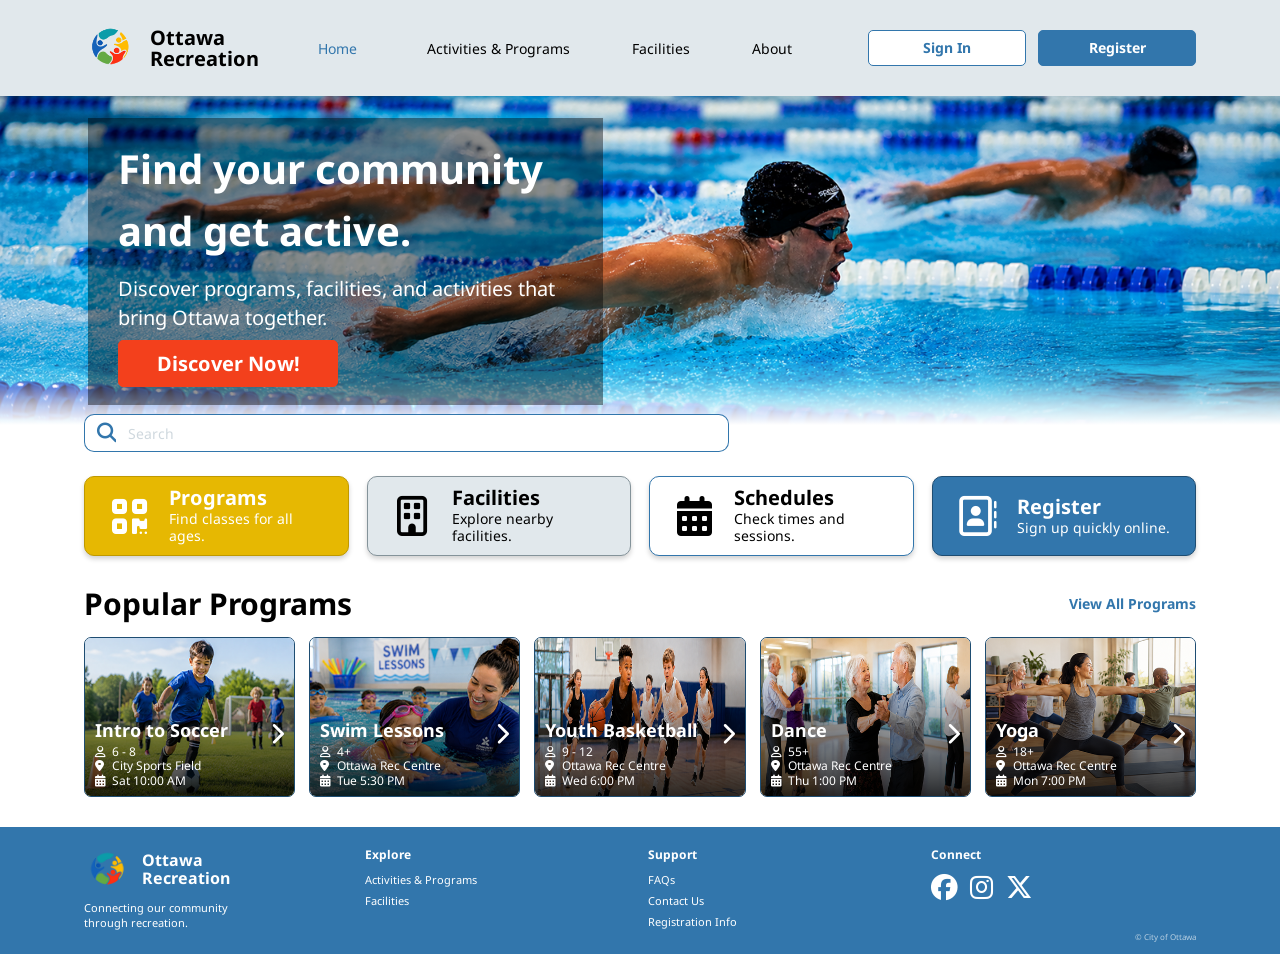
<file: index.html>
<!DOCTYPE html>
<html lang="en">

<head>
  <meta charset="UTF-8">

  <meta
    name="viewport"
    content="width=device-width, initial-scale=1"
  >

  <meta
    name="description"
    content="Explore recreation programs, facilities, schedules, and registration opportunities in your community."
  >

  <title>Home | Recreation Centre</title>

  <!-- Bootstrap CSS -->
  <link
    href="https://cdn.jsdelivr.net/npm/bootstrap@5.3.3/dist/css/bootstrap.min.css"
    rel="stylesheet"
  >

  <!-- Font Awesome -->
  <link
    rel="stylesheet"
    href="https://cdnjs.cloudflare.com/ajax/libs/font-awesome/6.5.2/css/all.min.css"
  >

  <!-- Custom CSS -->
  <link rel="stylesheet" href="css/style.css">

  <!-- Google Font -->
  <link rel="preconnect" href="https://fonts.googleapis.com">
  <link
    rel="preconnect"
    href="https://fonts.gstatic.com"
    crossorigin
  >
  <link
    href="https://fonts.googleapis.com/css2?family=Noto+Sans:wght@400;600;700&display=swap"
    rel="stylesheet"
 >
</head>

<body>
  <!-- Skip link -->
  <a class="skip-link" href="#main-content">
    Skip to main content
  </a>

  <!-- Header -->
  <header class="site-header">
    <nav
      class="navbar navbar-expand-md"
      aria-label="Main navigation"
    >
      <div class="container-fluid px-4">
        <!-- Logo -->
        <a
          class="navbar-brand"
          href="index.html"
          aria-label="Ottawa Recreation home"
        >
          <img
            src="images/logo-100.png"
            srcset="
              images/logo-100.png 1x,
              images/logo-200.png 2x
            "
            alt="Recreation Centre"
            class="site-logo"
          >
          <span class="brand-name">Ottawa<br>Recreation</span>
        </a>

        <!-- Mobile menu button -->
        <button
          class="navbar-toggler border-0 shadow-none d-md-none"
          type="button"
          data-bs-toggle="offcanvas"
          data-bs-target="#mobile-navigation"
          aria-controls="mobile-navigation"
          aria-label="Open navigation menu"
        >
          <i class="fa-solid fa-bars" aria-hidden="true"></i>
        </button>

        <!-- Desktop navigation -->
        <div class="d-none d-md-flex ms-auto">
            <ul class="navbar-nav align-items-md-center">
                <li class="nav-item ms-md-3">
                    <a
                        class="nav-link active"
                        href="index.html"
                        aria-current="page"
                    >
                        Home
                    </a>
                </li>
                <li class="nav-item ms-md-2">
                    <a
                        class="nav-link"
                        href="programs.html"
                    >
                        Activities &amp; Programs
                    </a>
                </li>
                <li class="nav-item">
                    <a class="nav-link" href="#">
                        Facilities
                    </a>
                </li>
                <li class="nav-item">
                    <a class="nav-link" href="#">
                        About
                    </a>
                </li>
                <li class="nav-item sign-in-item">
                    <a class="btn btn-outline-primary sign-in-button" href="#">
                        Sign In
                    </a>
                </li>
                <li class="nav-item register-item">
                    <a
                        class="btn register-button"
                        href="#"
                    >
                        Register
                    </a>
                </li>
            </ul>
        </div>
      </div>
    </nav>
  </header>

  <!-- Mobile offcanvas navigation -->
<div
  class="offcanvas offcanvas-end mobile-menu"
  tabindex="-1"
  id="mobile-navigation"
  role="dialog"
  aria-modal="true"
  aria-labelledby="mobile-navigation-title"
>
  <div class="offcanvas-header">
    <h2
      class="visually-hidden"
      id="mobile-navigation-title"
    >
      Mobile navigation
    </h2>

    <button
      type="button"
      class="btn-close"
      data-bs-dismiss="offcanvas"
      aria-label="Close navigation menu"
    ></button>
  </div>

  <div class="offcanvas-body d-flex flex-column">
    <!-- Main navigation -->
    <nav aria-label="Mobile navigation">
      <ul class="mobile-nav-list list-unstyled mb-0">
        <li class="mobile-nav-item">
          <a
            class="mobile-nav-link active"
            href="index.html"
            aria-current="page"
          >
            <span class="mobile-nav-icon" aria-hidden="true">
              <i class="fa-solid fa-house"></i>
            </span>

            <span>Home</span>
          </a>
        </li>

        <li class="mobile-nav-item">
          <a
            class="mobile-nav-link"
            href="programs.html"
          >
            <span class="mobile-nav-icon" aria-hidden="true">
              <i class="fa-solid fa-qrcode"></i>
            </span>

            <span>Activities &amp; Programs</span>
          </a>
        </li>

        <li class="mobile-nav-item">
          <a
            class="mobile-nav-link"
            href="#"
          >
            <span class="mobile-nav-icon" aria-hidden="true">
              <i class="fa-regular fa-building"></i>
            </span>

            <span>Facilities</span>
          </a>
        </li>

        <li class="mobile-nav-item">
          <a
            class="mobile-nav-link"
            href="#"
          >
            <span class="mobile-nav-icon" aria-hidden="true">
              <i class="fa-solid fa-circle-info"></i>
            </span>

            <span>About</span>
          </a>
        </li>
      </ul>
    </nav>

    <!-- Account buttons -->
    <div class="mobile-account-actions">
      <a
        class="btn btn-outline-primary w-100"
        href="#"
      >
        Sign In
      </a>

      <a
        class="btn register-button w-100"
        href="#"
      >
        Register
      </a>
    </div>

    <!-- Bottom utility links -->
    <div class="mobile-menu-footer mt-auto">
      <ul class="list-unstyled mb-0">
        <li>
          <button
            class="mobile-utility-link w-100"
            type="button"
          >
            <span class="mobile-nav-icon" aria-hidden="true">
              <i class="fa-solid fa-globe"></i>
            </span>

            <span>Language</span>

            <i
              class="fa-solid fa-chevron-down ms-auto"
              aria-hidden="true"
            ></i>
          </button>
        </li>

        <li>
          <a
            class="mobile-utility-link"
            href="#"
          >
            <span class="mobile-nav-icon" aria-hidden="true">
              <i class="fa-regular fa-circle-question"></i>
            </span>

            <span>Help</span>
          </a>
        </li>
      </ul>
    </div>
  </div>
</div>

  <main id="main-content">
    
    <!-- Hero section -->
    <section
      class="hero-section"
      aria-labelledby="hero-title"
    >
      <div class="hero-overlay">
        <div class="container-fluid px-4">
          <div class="row">
            <div class="col-12">
              <h1 id="hero-title">
                Find your community<br>
                and get active.
              </h1>

              <p>
                Discover programs, facilities, and activities
                that bring Ottawa together.
              </p>

              <a
                class="btn btn-primary hero-button"
                href="programs.html"
              >
                Discover Now!
              </a>
            </div>
          </div>
        </div>
      </div>
    </section>

    <!-- Search section -->
    <section
      class="search-section"
      aria-label="Search recreation programs"
    >
      <div class="container-fluid px-4">
        <form
          class="search-form"
          role="search"
          action="programs.html"
          method="get"
        >
          <label class="visually-hidden" for="site-search">
            Search
          </label>

          <div class="input-group">
            <span
              class="input-group-text"
              aria-hidden="true"
            >
              <i class="fa-solid fa-magnifying-glass"></i>
            </span>

            <input
              class="form-control"
              type="search"
              id="site-search"
              name="search"
              placeholder="Search"
            >
          </div>
        </form>
      </div>
    </section>

    <!-- Quick links section -->
    <section
      class="quick-links-section"
      aria-labelledby="quick-links-title"
    >
      <div class="container-fluid px-4">
        <h2 id="quick-links-title">
          Quick Links
        </h2>

        <div class="row g-3">
          <!-- Programs -->
          <div class="col-6 col-md-3">
            <a
              class="quick-link-card quick-link-programs"
              href="programs.html"
            >
              <i
                class="fa-solid fa-qrcode"
                aria-hidden="true"
              ></i>

              <span class="quick-link-title">Programs</span>
              <span class="quick-link-description">Find classes for all ages.</span>
            </a>
          </div>

          <!-- Facilities -->
          <div class="col-6 col-md-3">
            <a
              class="quick-link-card quick-link-facilities"
              href="#"
            >
              <i
                class="fa-regular fa-building"
                aria-hidden="true"
              ></i>

              <span class="quick-link-title">Facilities</span>
              <span class="quick-link-description">Explore nearby facilities.</span>
            </a>
          </div>

          <!-- Schedules -->
          <div class="col-6 col-md-3">
            <a
              class="quick-link-card quick-link-schedules"
              href="#"
            >
              <i
                class="fa-solid fa-calendar-days"
                aria-hidden="true"
              ></i>

              <span class="quick-link-title">Schedules</span>
              <span class="quick-link-description">Check times and sessions.</span>
            </a>
          </div>

          <!-- Register -->
          <div class="col-6 col-md-3">
            <a
              class="quick-link-card quick-link-register"
              href="#"
            >
              <i
                class="fa-regular fa-address-book"
                aria-hidden="true"
              ></i>

              <span class="quick-link-title">Register</span>
              <span class="quick-link-description">Sign up quickly online.</span>
            </a>
          </div>
        </div>
      </div>
    </section>

    <!-- Popular programs section -->
    <section
      class="popular-programs-section"
      aria-labelledby="popular-programs-title"
    >
      <div class="container-fluid px-4">

        <div class="popular-programs-heading">
          <h2 id="popular-programs-title">
            Popular Programs
          </h2>

          <a
            class="view-all-programs d-none d-lg-inline-flex"
            href="programs.html"
          >
            View All Programs
          </a>
        </div>

        <div class="row g-3">
          <!-- Soccer program -->
          <div class="col-12 d-md-none">

            <article class="card program-card position-relative">

              <div class="row g-0 align-items-center">

                <div class="col-auto">
                  <img
                    src="images/soccer-small.png"
                    srcset="
                      images/soccer-small.png 400w,
                      images/soccer-large.png 800w
                    "
                    sizes="96px"
                    class="program-image"
                    alt="Children playing soccer outdoors"
                  >
                </div>

                <div class="col">
                  <div class="card-body">

                    <h3 class="card-title">
                      <a
                        href="program-details.html"
                        class="stretched-link text-reset text-decoration-none"
                      >
                        Intro to Soccer
                      </a>
                    </h3>

                    <p class="program-age">
                      Age 6 - 8
                    </p>

                    <p class="card-text">
                      Learn the basics and have fun!
                    </p>

                  </div>
                </div>

                <div class="col-auto">
                  <span class="program-arrow">
                    <i
                      class="fa-solid fa-chevron-right"
                      aria-hidden="true"
                    ></i>
                  </span>
                </div>

              </div>

            </article>

          </div>

          <!-- Swimming program -->
          <div class="col-12 d-md-none">
            <article class="card program-card">
              <div class="row g-0 align-items-center">
                <div class="col-auto">
                  <img
                    src="images/swimming-large.png"
                    srcset="
                      images/swimming-small.png 400w,
                      images/swimming-large.png 800w
                    "
                    sizes="96px"
                    class="program-image"
                    alt="Children attending a swimming lesson"
                  >
                </div>

                <div class="col">
                  <div class="card-body">
                    <h3 class="card-title">
                      Swim Lessons
                    </h3>

                    <p class="program-age">
                      Age 4+
                    </p>

                    <p class="card-text">
                      Build skills and confidence in the water.
                    </p>
                  </div>
                </div>

                <div class="col-auto">
                  <a
                    class="program-arrow"
                    href="program-details.html"
                    aria-label="View Swim Lessons program details"
                  >
                    <i
                      class="fa-solid fa-chevron-right"
                      aria-hidden="true"
                    ></i>
                  </a>
                </div>
              </div>
            </article>
          </div>
          <!-- Tablet Soccer -->
          <div class="col-md-3 col-lg d-none d-md-block">
            <a
              href="program-details.html"
              class="program-card-link"
              aria-label="View Intro to Soccer program details"
            >  
              <article class="card home-program-card h-100">
                <img
                  src="images/soccer-large.png"
                  srcset="
                    images/soccer-small.png 400w,
                    images/soccer-large.png 800w
                  "
                  sizes="25vw"
                  class="home-program-image"
                  alt="Children playing soccer outdoors"
                >

                <div class="home-program-overlay">
                  <h3>Intro to Soccer</h3>

                  <p>
                    <i
                      class="fa-regular fa-user"
                      aria-hidden="true"
                    ></i>
                    6 - 8
                  </p>

                  <p>
                    <i
                      class="fa-solid fa-location-dot"
                      aria-hidden="true"
                    ></i>
                    City Sports Field
                  </p>

                  <p>
                    <i
                      class="fa-solid fa-calendar-days"
                      aria-hidden="true"
                    ></i>
                    Sat 10:00 AM
                  </p>

                <span
                  class="home-program-arrow d-none d-lg-flex"
                  aria-hidden="true"
                >
                  <i class="fa-solid fa-chevron-right"></i>
                </span>

                </div>
              </article>
            </a>
          </div>

          <!-- Tablet Swimming -->
          <div class="col-md-3 col-lg d-none d-md-block">
            <article class="card home-program-card h-100">
              <img
                src="images/swimming-large.png"
                srcset="
                  images/swimming-small.png 400w,
                  images/swimming-large.png 800w
                "
                sizes="25vw"
                class="home-program-image"
                alt="Children attending a swimming lesson"
              >

              <div class="home-program-overlay">
                <h3>Swim Lessons</h3>

                <p>
                  <i
                    class="fa-regular fa-user"
                    aria-hidden="true"
                  ></i>
                  4+
                </p>

                <p>
                  <i
                    class="fa-solid fa-location-dot"
                    aria-hidden="true"
                  ></i>
                  Ottawa Rec Centre
                </p>

                <p>
                  <i
                    class="fa-solid fa-calendar-days"
                    aria-hidden="true"
                  ></i>
                  Tue 5:30 PM
                </p>

                <span
                  class="home-program-arrow d-none d-lg-flex"
                  aria-hidden="true"
                >
                  <i class="fa-solid fa-chevron-right"></i>
                </span>

              </div>
            </article>
          </div>
          <!-- Basketball program -->
          <div class="col-12 col-md-3 col-lg d-none d-md-block">
            <article class="card home-program-card h-100">
              <img
                src="images/basketball-small.png"
                srcset="
                  images/basketball-small.png 400w,
                  images/basketball-large.png 800w
                "
                sizes="(min-width: 768px) 25vw, 100vw"
                class="home-program-image"
                alt="Young people playing basketball"
              >

              <div class="home-program-overlay">
                <h3>Youth Basketball</h3>

                <p>
                  <i class="fa-regular fa-user" aria-hidden="true"></i>
                  9 - 12
                </p>

                <p>
                  <i class="fa-solid fa-location-dot" aria-hidden="true"></i>
                  Ottawa Rec Centre
                </p>

                <p>
                  <i class="fa-solid fa-calendar-days" aria-hidden="true"></i>
                  Wed 6:00 PM
                </p>

                <span
                  class="home-program-arrow d-none d-lg-flex"
                  aria-hidden="true"
                >
                  <i class="fa-solid fa-chevron-right"></i>
                </span>

              </div>
            </article>
          </div>

          <!-- Dance program -->
          <div class="col-12 col-md-3 col-lg d-none d-md-block">
            <article class="card home-program-card h-100">
              <img
                src="images/dance-small.png"
                srcset="
                  images/dance-small.png 400w,
                  images/dance-large.png 800w
                "
                sizes="(min-width: 768px) 25vw, 100vw"
                class="home-program-image"
                alt="Older adults participating in a dance class"
              >

              <div class="home-program-overlay">
                <h3>Dance</h3>

                <p>
                  <i class="fa-regular fa-user" aria-hidden="true"></i>
                  55+
                </p>

                <p>
                  <i class="fa-solid fa-location-dot" aria-hidden="true"></i>
                  Ottawa Rec Centre
                </p>

                <p>
                  <i class="fa-solid fa-calendar-days" aria-hidden="true"></i>
                  Thu 1:00 PM
                </p>
                
                <span
                  class="home-program-arrow d-none d-lg-flex"
                  aria-hidden="true"
                >
                  <i class="fa-solid fa-chevron-right"></i>
                </span>

              </div>
            </article>
          </div>

          <!-- Yoga - Desktop only -->
          <div class="col-lg d-none d-lg-block">

            <article class="card home-program-card h-100">

              <img
                src="images/yoga-large.png"
                srcset="
                  images/yoga-small.png 400w,
                  images/yoga-large.png 800w
                "
                sizes="20vw"
                class="home-program-image"
                alt="People participating in a yoga class"
              >

              <div class="home-program-overlay">

                <h3>Yoga</h3>

                <p>
                  <i
                    class="fa-regular fa-user"
                    aria-hidden="true"
                  ></i>
                  18+
                </p>

                <p>
                  <i
                    class="fa-solid fa-location-dot"
                    aria-hidden="true"
                  ></i>
                  Ottawa Rec Centre
                </p>

                <p>
                  <i
                    class="fa-solid fa-calendar-days"
                    aria-hidden="true"
                  ></i>
                  Mon 7:00 PM
                </p>

                <span
                  class="home-program-arrow d-none d-lg-flex"
                  aria-hidden="true"
                >
                  <i class="fa-solid fa-chevron-right"></i>
                </span>

              </div>

            </article>

          </div>
        </div>
      </div>
    </section>
  </main>

  <!-- Footer -->
  <footer class="site-footer">
    <div class="container-fluid px-4">

      <div class="row g-3">

        <!-- Tablet footer brand -->
        <div class="col-12 col-md-3 footer-brand-area">
          <div class="footer-brand">
            <img
              src="images/logo-100.png"
              srcset="
                images/logo-100.png 1x,
                images/logo-200.png 2x
              "
              class="footer-logo"
              alt=""
            >

            <span class="footer-brand-name">
              Ottawa<br>
              Recreation
            </span>
          </div>

          <p class="footer-description">
            Connecting our community<br>
            through recreation.
          </p>
        </div>

        <!-- Explore -->
        <div class="col-4 col-md-3 footer-column">
          <h2 class="footer-heading">
            Explore
          </h2>

          <ul class="footer-links list-unstyled">
            <li>
              <a href="programs.html">
                Activities &amp; Programs
              </a>
            </li>

            <li>
              <a href="#">
                Facilities
              </a>
            </li>
          </ul>
        </div>

        <!-- Support -->
        <div class="col-4 col-md-3 footer-column">
          <h2 class="footer-heading">
            Support
          </h2>

          <ul class="footer-links list-unstyled">
            <li>
              <a href="#">
                FAQs
              </a>
            </li>

            <li>
              <a href="#">
                Contact Us
              </a>
            </li>

            <li>
              <a href="#">
                Registration Info
              </a>
            </li>
          </ul>
        </div>

        <!-- Connect -->
        <div class="col-4 col-md-3 footer-column">
          <h2 class="footer-heading">
            Connect
          </h2>

          <div class="social-links">
            <a
              href="#"
              aria-label="Facebook"
            >
              <i
                class="fa-brands fa-facebook"
                aria-hidden="true"
              ></i>
            </a>

            <a
              href="#"
              aria-label="Instagram"
            >
              <i
                class="fa-brands fa-instagram"
                aria-hidden="true"
              ></i>
            </a>

            <a
              href="#"
              aria-label="X"
            >
              <i
                class="fa-brands fa-x-twitter"
                aria-hidden="true"
              ></i>
            </a>
          </div>
        </div>

      </div>

      <p class="copyright">
        &copy; City of Ottawa
      </p>

    </div>
  </footer>

  <!-- Bootstrap JS -->
  <script
    src="https://cdn.jsdelivr.net/npm/bootstrap@5.3.3/dist/js/bootstrap.bundle.min.js"
  ></script>
</body>

</html>
</file>
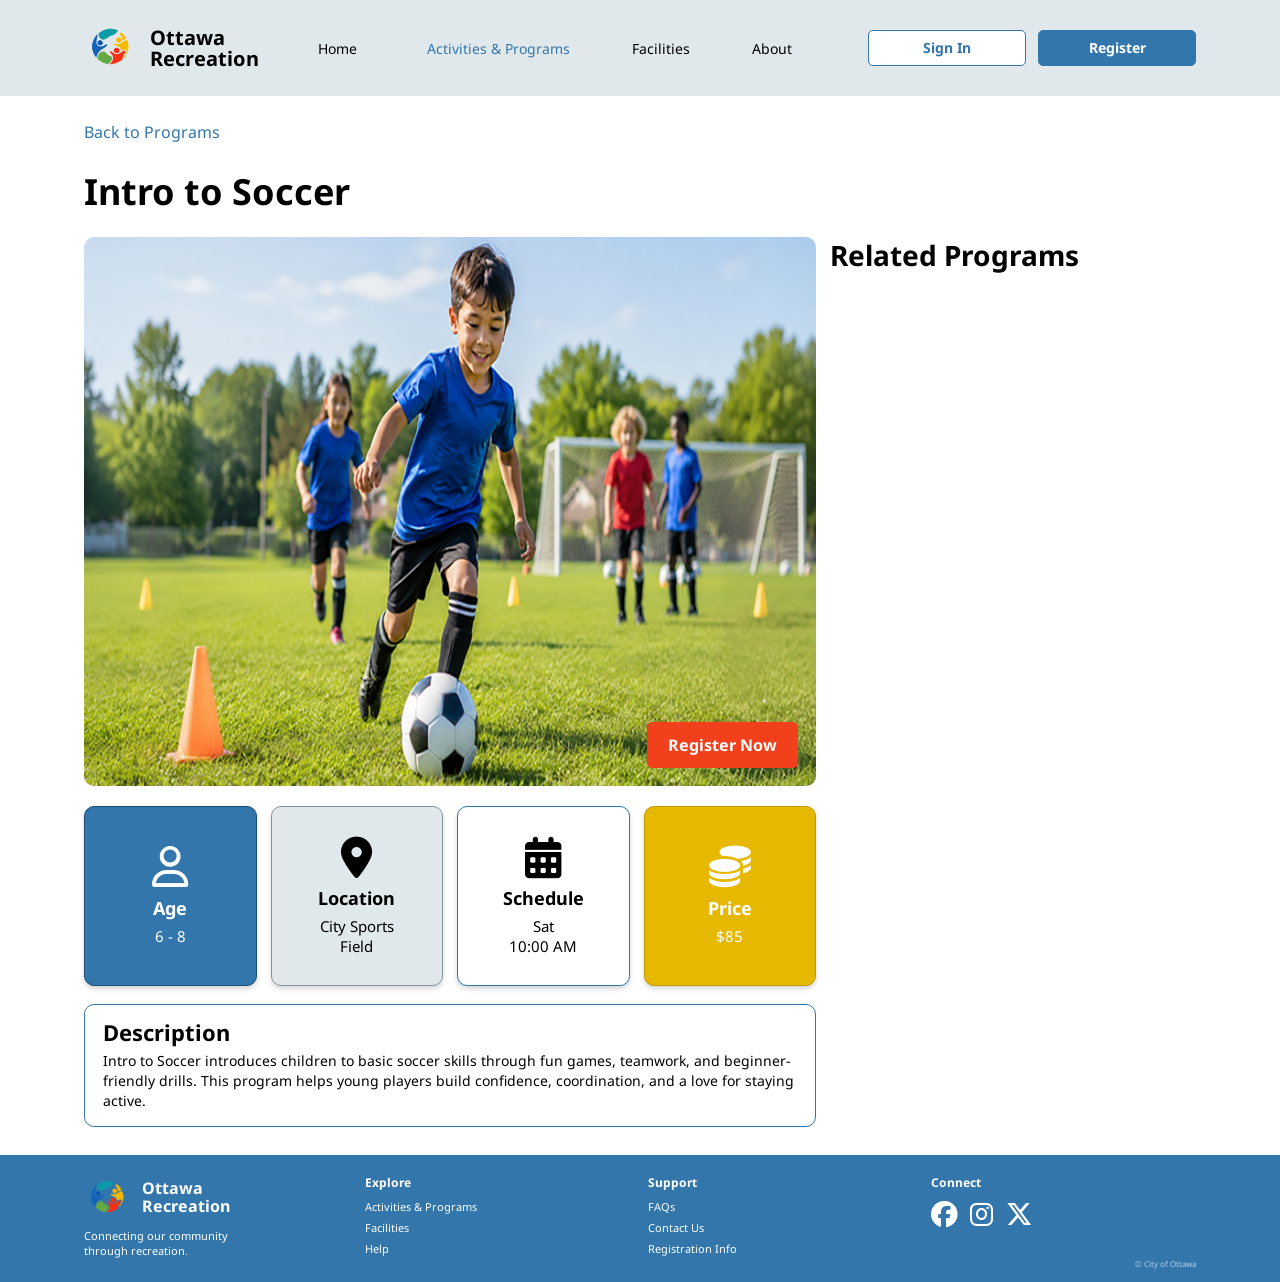
<file: program-details.html>
<!DOCTYPE html>
<html lang="en">

<head>
  <meta charset="UTF-8">

  <meta
    name="viewport"
    content="width=device-width, initial-scale=1"
  >

  <meta
    name="description"
    content="View details, schedule, location, price, and related programs for Intro to Soccer."
  >

  <title>Intro to Soccer | Recreation Centre</title>

  <!-- Google Font -->
  <link rel="preconnect" href="https://fonts.googleapis.com">

  <link
    rel="preconnect"
    href="https://fonts.gstatic.com"
    crossorigin
  >

  <link
    href="https://fonts.googleapis.com/css2?family=Noto+Sans:wght@400;600;700&display=swap"
    rel="stylesheet"
  >

  <!-- Bootstrap CSS -->
  <link
    href="https://cdn.jsdelivr.net/npm/bootstrap@5.3.3/dist/css/bootstrap.min.css"
    rel="stylesheet"
  >

  <!-- Font Awesome -->
  <link
    rel="stylesheet"
    href="https://cdnjs.cloudflare.com/ajax/libs/font-awesome/6.5.2/css/all.min.css"
  >

  <!-- Custom CSS -->
  <link rel="stylesheet" href="css/style.css">
</head>

<body>
  <!-- Skip link -->
  <a class="skip-link" href="#main-content">
    Skip to main content
  </a>

  <!-- Header -->
  <header class="site-header">
    <nav
      class="navbar navbar-expand-md"
      aria-label="Main navigation"
    >
      <div class="container-fluid px-4">
        <!-- Logo -->
        <a
          class="navbar-brand"
          href="index.html"
          aria-label="Recreation Centre home"
        >
          <img
            src="images/logo-100.png"
            srcset="
              images/logo-100.png 1x,
              images/logo-200.png 2x
            "
            alt="Recreation Centre"
            class="site-logo"
          >
          <span class="brand-name">Ottawa<br>Recreation</span>
        </a>

        <!-- Mobile menu button -->
        <button
          class="navbar-toggler border-0 shadow-none d-md-none"
          type="button"
          data-bs-toggle="offcanvas"
          data-bs-target="#mobile-navigation"
          aria-controls="mobile-navigation"
          aria-label="Open navigation menu"
        >
          <i
            class="fa-solid fa-bars"
            aria-hidden="true"
          ></i>
        </button>

        <!-- Desktop navigation -->
        <div class="d-none d-md-flex ms-auto">
          <ul class="navbar-nav align-items-md-center">
            <li class="nav-item ms-md-3">
              <a
                class="nav-link"
                href="index.html"
              >
                Home
              </a>
            </li>

            <li class="nav-item ms-md-2">
              <a
                class="nav-link active"
                href="programs.html"
                aria-current="page"
              >
                Activities &amp; Programs
              </a>
            </li>

            <li class="nav-item">
              <a
                class="nav-link"
                href="#"
              >
                Facilities
              </a>
            </li>

            <li class="nav-item">
              <a
                class="nav-link"
                href="#"
              >
                About
              </a>
            </li>

            <li class="nav-item sign-in-item">
              <a
                class="btn btn-outline-primary sign-in-button"
                href="#"
              >
                Sign In
              </a>
            </li>

            <li class="nav-item register-item">
              <a
                class="btn register-button"
                href="#"
              >
                Register
              </a>
            </li>
          </ul>
        </div>
      </div>
    </nav>
  </header>

  <!-- Mobile offcanvas navigation -->
  <div
    class="offcanvas offcanvas-end mobile-menu"
    tabindex="-1"
    id="mobile-navigation"
    role="dialog"
    aria-modal="true"
    aria-labelledby="mobile-navigation-title"
  >
    <div class="offcanvas-header">
      <h2
        class="visually-hidden"
        id="mobile-navigation-title"
      >
        Mobile navigation
      </h2>

      <button
        type="button"
        class="btn-close"
        data-bs-dismiss="offcanvas"
        aria-label="Close navigation menu"
      ></button>
    </div>

    <div class="offcanvas-body d-flex flex-column">
      <!-- Main mobile navigation -->
      <nav aria-label="Mobile navigation">
        <ul class="mobile-nav-list list-unstyled mb-0">
          <li class="mobile-nav-item">
            <a
              class="mobile-nav-link"
              href="index.html"
            >
              <span
                class="mobile-nav-icon"
                aria-hidden="true"
              >
                <i class="fa-solid fa-house"></i>
              </span>

              <span>Home</span>
            </a>
          </li>

          <li class="mobile-nav-item">
            <a
              class="mobile-nav-link active"
              href="programs.html"
              aria-current="page"
            >
              <span
                class="mobile-nav-icon"
                aria-hidden="true"
              >
                <i class="fa-solid fa-qrcode"></i>
              </span>

              <span>Activities &amp; Programs</span>
            </a>
          </li>

          <li class="mobile-nav-item">
            <a
              class="mobile-nav-link"
              href="#"
            >
              <span
                class="mobile-nav-icon"
                aria-hidden="true"
              >
                <i class="fa-regular fa-building"></i>
              </span>

              <span>Facilities</span>
            </a>
          </li>

          <li class="mobile-nav-item">
            <a
              class="mobile-nav-link"
              href="#"
            >
              <span
                class="mobile-nav-icon"
                aria-hidden="true"
              >
                <i class="fa-solid fa-circle-info"></i>
              </span>

              <span>About</span>
            </a>
          </li>
        </ul>
      </nav>

      <!-- Account buttons -->
      <div class="mobile-account-actions">
        <a
          class="btn btn-outline-primary w-100"
          href="#"
        >
          Sign In
        </a>

        <a
          class="btn btn-primary register-button w-100"
          href="#"
        >
          Register
        </a>
      </div>

      <!-- Bottom utility links -->
      <div class="mobile-menu-footer mt-auto">
        <ul class="list-unstyled mb-0">
          <li>
            <button
              class="mobile-utility-link w-100"
              type="button"
            >
              <span
                class="mobile-nav-icon"
                aria-hidden="true"
              >
                <i class="fa-solid fa-globe"></i>
              </span>

              <span>Language</span>

              <i
                class="fa-solid fa-chevron-down ms-auto"
                aria-hidden="true"
              ></i>
            </button>
          </li>

          <li>
            <a
              class="mobile-utility-link"
              href="#"
            >
              <span
                class="mobile-nav-icon"
                aria-hidden="true"
              >
                <i class="fa-regular fa-circle-question"></i>
              </span>

              <span>Help</span>
            </a>
          </li>
        </ul>
      </div>
    </div>
  </div>
  <main id="main-content">

    <div class="container-fluid px-4">

      <!-- Back to Programs -->
      <a
        class="back-link"
        href="programs.html"
        aria-label="Back to programs"
      >
        <i
          class="fa-solid fa-chevron-left d-md-none"
          aria-hidden="true"
        ></i>

        <span class="d-none d-md-inline">
          Back to Programs
        </span>
      </a>


      <h1
        id="program-detail-title"
        class="program-detail-title"
      >
        Intro to Soccer
      </h1>


      <div class="row program-detail-layout">

        <!-- Left content -->
        <div class="col-12 col-md-8">

          <!-- Program hero -->
          <div
            class="program-detail-intro-section"
          >
            <div class="program-detail-hero-wrapper">

              <img
                src="images/soccer-large.png"
                srcset="
                  images/soccer-small.png 400w,
                  images/soccer-large.png 800w
                "
                sizes="
                  (min-width: 768px) 60vw,
                  100vw
                "
                class="program-detail-hero-image"
                alt="Children playing soccer outdoors"

                id="program-image"
              >

              <a
                class="btn btn-primary register-now-button tablet-register-button d-none d-md-inline-flex"
                href="#"
              >
                Register Now
              </a>

            </div>
          </div>


          <!-- Program information -->
          <section
            class="program-information-section"
            aria-labelledby="program-information-title"
          >

            <h2
              class="visually-hidden"
              id="program-information-title"
            >
              Program information
            </h2>

            <div class="row g-2">

              <!-- Age -->
              <div class="col-3">
                <article class="program-info-card age-info-card">
                  <i
                    class="fa-regular fa-user"
                    aria-hidden="true"
                  ></i>

                  <h3>Age</h3>
                  <p id="program-age">6 - 8</p>
                </article>
              </div>


              <!-- Location -->
              <div class="col-3">
                <article class="program-info-card location-info-card">
                  <i
                    class="fa-solid fa-location-dot"
                    aria-hidden="true"
                  ></i>

                  <h3>Location</h3>

                  <p id="program-location">
                    City Sports<br>
                    Field
                  </p>
                </article>
              </div>


              <!-- Schedule -->
              <div class="col-3">
                <article class="program-info-card schedule-info-card">
                  <i
                    class="fa-solid fa-calendar-days"
                    aria-hidden="true"
                  ></i>

                  <h3>Schedule</h3>

                  <p id="program-schedule">
                    Sat<br>
                    10:00 AM
                  </p>
                </article>
              </div>


              <!-- Price -->
              <div class="col-3">
                <article class="program-info-card price-info-card">
                  <i
                    class="fa-solid fa-coins"
                    aria-hidden="true"
                  ></i>

                  <h3>Price</h3>
                  <p id="program-price">$85</p>
                </article>
              </div>

            </div>
          </section>


          <!-- Description -->
          <div
            class="program-description-section"
          >

            <article class="program-description-card">

              <h2 id="program-description-title">
                Description
              </h2>

              <p id="program-description">
                Intro to Soccer introduces children to basic soccer skills
                through fun games, teamwork, and beginner-friendly drills.
                This program helps young players build confidence,
                coordination, and a love for staying active.
              </p>

            </article>

            <!-- Mobile Register button -->
            <a
              class="btn btn-primary register-now-button w-100 d-md-none"
              href="#"
            >
              Register Now
            </a>

          </div>

        </div>


        <!-- Right side: Related Programs -->
        <div class="col-12 col-md-4">

          <section
            class="related-programs-section"
            aria-labelledby="related-programs-title"
          >

            <h2 id="related-programs-title">
              Related Programs
            </h2>
          
          <div class="related-programs-scroll-shell">
            <div class="related-programs-list-mask">

              <div class="row g-3" id="related-program-list">
                <!-- Related program cards are rendered by js/program-details.js -->
              </div>
            </div>
        
            </div>

          </section>

        </div>

      </div>

    </div>

  </main>

  <!-- Footer -->
  <footer class="site-footer">
    <div class="container-fluid px-4">

      <div class="row g-3">

        <!-- Brand -->
        <div class="col-12 col-md-3 footer-brand-area">

          <div class="footer-brand">
            <img
              src="images/logo-100.png"
              srcset="
                images/logo-100.png 1x,
                images/logo-200.png 2x
              "
              class="footer-logo"
              alt="Ottawa Recreation"
            >

            <span class="footer-brand-name">
              Ottawa<br>
              Recreation
            </span>
          </div>

          <p class="footer-description">
            Connecting our community<br>
            through recreation.
          </p>

        </div>


        <!-- Explore -->
        <div class="col-4 col-md-3 footer-column">

          <h2 class="footer-heading">
            Explore
          </h2>

          <ul class="footer-links list-unstyled">

            <li>
              <a href="programs.html">
                Activities &amp; Programs
              </a>
            </li>

            <li>
              <a href="#">
                Facilities
              </a>
            </li>

            <li>
              <a href="#">
                Help
              </a>
            </li>

          </ul>

        </div>


        <!-- Support -->
        <div class="col-4 col-md-3 footer-column">

          <h2 class="footer-heading">
            Support
          </h2>

          <ul class="footer-links list-unstyled">

            <li>
              <a href="#">
                FAQs
              </a>
            </li>

            <li>
              <a href="#">
                Contact Us
              </a>
            </li>

            <li>
              <a href="#">
                Registration Info
              </a>
            </li>

          </ul>

        </div>


        <!-- Connect -->
        <div class="col-4 col-md-3 footer-column">

          <h2 class="footer-heading">
            Connect
          </h2>

          <div class="social-links">

            <a
              href="#"
              aria-label="Facebook"
            >
              <i
                class="fa-brands fa-facebook"
                aria-hidden="true"
              ></i>
            </a>

            <a
              href="#"
              aria-label="Instagram"
            >
              <i
                class="fa-brands fa-instagram"
                aria-hidden="true"
              ></i>
            </a>

            <a
              href="#"
              aria-label="X"
            >
              <i
                class="fa-brands fa-x-twitter"
                aria-hidden="true"
              ></i>
            </a>

          </div>

        </div>

      </div>


      <p class="copyright">
        &copy; City of Ottawa
      </p>

    </div>
  </footer>

  <!-- Bootstrap JS -->
  <script
    src="https://cdn.jsdelivr.net/npm/bootstrap@5.3.3/dist/js/bootstrap.bundle.min.js"
  ></script>

  <!-- Program data and page script -->
  <script src="js/programs-data.js"></script>
  <script src="js/program-details.js"></script>


</body>

</html>
</file>
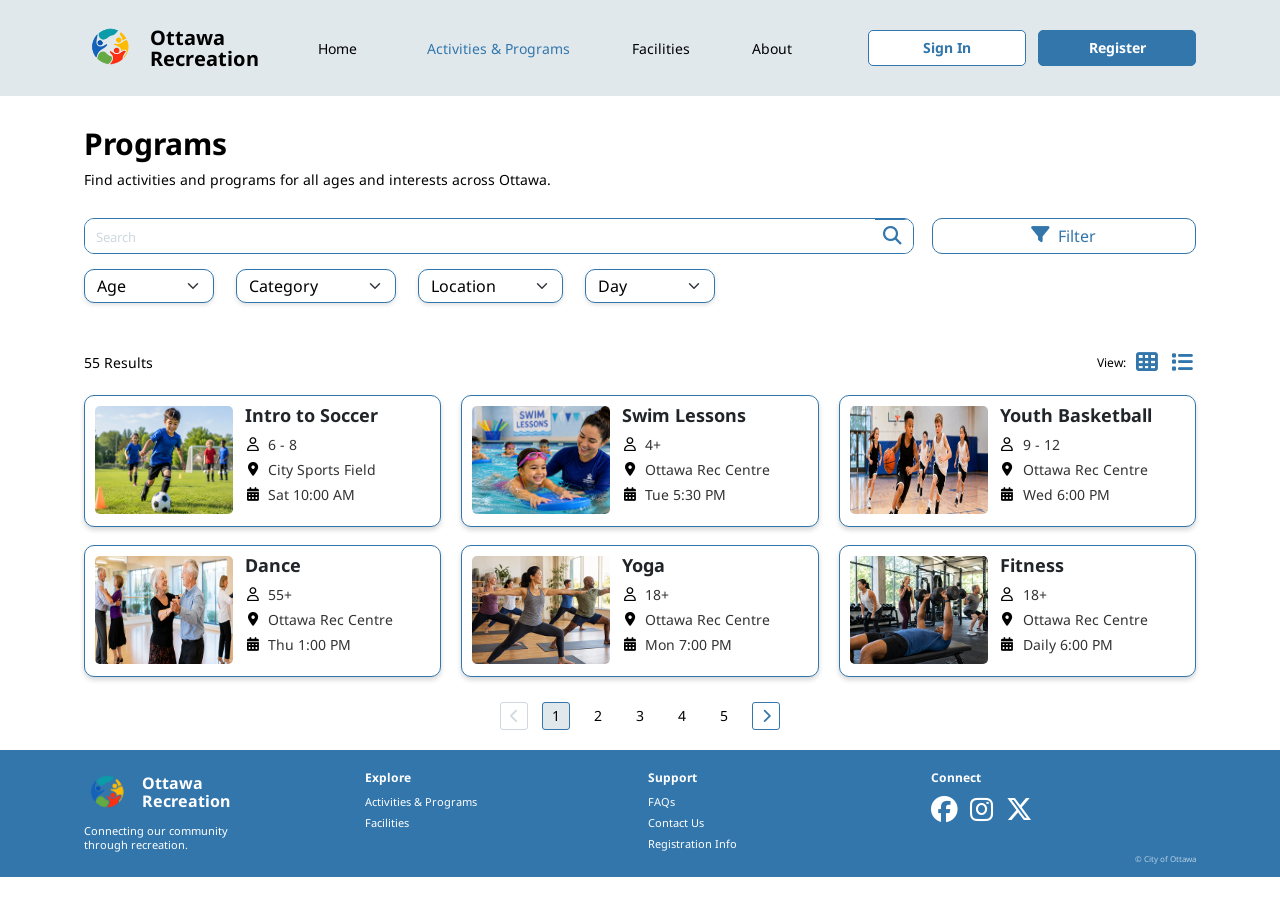
<file: programs.html>
<!DOCTYPE html>
<html lang="en">

<head>
  <meta charset="UTF-8">

  <meta
    name="viewport"
    content="width=device-width, initial-scale=1"
  >

  <meta
    name="description"
    content="Browse recreation programs by age, location, and schedule."
  >

  <title>Activities &amp; Programs | Recreation Centre</title>

  <!-- Google Font -->
  <link rel="preconnect" href="https://fonts.googleapis.com">

  <link
    rel="preconnect"
    href="https://fonts.gstatic.com"
    crossorigin
  >

  <link
    href="https://fonts.googleapis.com/css2?family=Noto+Sans:wght@400;600;700&display=swap"
    rel="stylesheet"
  >


  <!-- Bootstrap CSS -->
  <link
    href="https://cdn.jsdelivr.net/npm/bootstrap@5.3.3/dist/css/bootstrap.min.css"
    rel="stylesheet"
  >

  <!-- Font Awesome -->
  <link
    rel="stylesheet"
    href="https://cdnjs.cloudflare.com/ajax/libs/font-awesome/6.5.2/css/all.min.css"
  >

  <!-- Custom CSS -->
  <link rel="stylesheet" href="css/style.css">
</head>

<body>
  <!-- Skip link -->
  <a class="skip-link" href="#main-content">
    Skip to main content
  </a>

  <!-- Header -->
  <header class="site-header">
    <nav
      class="navbar navbar-expand-md"
      aria-label="Main navigation"
    >
      <div class="container-fluid px-4">
        <!-- Logo -->
        <a
          class="navbar-brand"
          href="index.html"
          aria-label="Recreation Centre home"
        >
          <img
            src="images/logo-100.png"
            srcset="
              images/logo-100.png 1x,
              images/logo-200.png 2x
            "
            alt="Recreation Centre"
            class="site-logo"
          >
          <span class="brand-name">Ottawa<br>Recreation</span>
        </a>

        <!-- Mobile menu button -->
        <button
          class="navbar-toggler border-0 shadow-none d-md-none"
          type="button"
          data-bs-toggle="offcanvas"
          data-bs-target="#mobile-navigation"
          aria-controls="mobile-navigation"
          aria-label="Open navigation menu"
        >
          <i
            class="fa-solid fa-bars"
            aria-hidden="true"
          ></i>
        </button>

        <!-- Desktop navigation -->
        <div class="d-none d-md-flex ms-auto">
          <ul class="navbar-nav align-items-md-center">
            <li class="nav-item ms-md-3">
              <a
                class="nav-link"
                href="index.html"
              >
                Home
              </a>
            </li>

            <li class="nav-item ms-md-2">
              <a
                class="nav-link active"
                href="programs.html"
                aria-current="page"
              >
                Activities &amp; Programs
              </a>
            </li>

            <li class="nav-item">
              <a
                class="nav-link"
                href="#"
              >
                Facilities
              </a>
            </li>

            <li class="nav-item">
              <a
                class="nav-link"
                href="#"
              >
                About
              </a>
            </li>

            <li class="nav-item sign-in-item">
              <a
                class="btn btn-outline-primary sign-in-button"
                href="#"
              >
                Sign In
              </a>
            </li>

            <li class="nav-item register-item">
              <a
                class="btn register-button"
                href="#"
              >
                Register
              </a>
            </li>
          </ul>
        </div>
      </div>
    </nav>
  </header>

  <!-- Mobile offcanvas navigation -->
  <div
    class="offcanvas offcanvas-end mobile-menu"
    tabindex="-1"
    id="mobile-navigation"
    role="dialog"
    aria-modal="true"
    aria-labelledby="mobile-navigation-title"
  >
    <div class="offcanvas-header">
      <h2
        class="visually-hidden"
        id="mobile-navigation-title"
      >
        Mobile navigation
      </h2>

      <button
        type="button"
        class="btn-close"
        data-bs-dismiss="offcanvas"
        aria-label="Close navigation menu"
      ></button>
    </div>

    <div class="offcanvas-body d-flex flex-column">
      <!-- Main mobile navigation -->
      <nav aria-label="Mobile navigation">
        <ul class="mobile-nav-list list-unstyled mb-0">
          <li class="mobile-nav-item">
            <a
              class="mobile-nav-link"
              href="index.html"
            >
              <span
                class="mobile-nav-icon"
                aria-hidden="true"
              >
                <i class="fa-solid fa-house"></i>
              </span>

              <span>Home</span>
            </a>
          </li>

          <li class="mobile-nav-item">
            <a
              class="mobile-nav-link active"
              href="programs.html"
              aria-current="page"
            >
              <span
                class="mobile-nav-icon"
                aria-hidden="true"
              >
                <i class="fa-solid fa-qrcode"></i>
              </span>

              <span>Activities &amp; Programs</span>
            </a>
          </li>

          <li class="mobile-nav-item">
            <a
              class="mobile-nav-link"
              href="#"
            >
              <span
                class="mobile-nav-icon"
                aria-hidden="true"
              >
                <i class="fa-regular fa-building"></i>
              </span>

              <span>Facilities</span>
            </a>
          </li>

          <li class="mobile-nav-item">
            <a
              class="mobile-nav-link"
              href="#"
            >
              <span
                class="mobile-nav-icon"
                aria-hidden="true"
              >
                <i class="fa-solid fa-circle-info"></i>
              </span>

              <span>About</span>
            </a>
          </li>
        </ul>
      </nav>

      <!-- Account buttons -->
      <div class="mobile-account-actions">
        <a
          class="btn btn-outline-primary w-100"
          href="#"
        >
          Sign In
        </a>

        <a
          class="btn btn-primary register-button w-100"
          href="#"
        >
          Register
        </a>
      </div>

      <!-- Bottom utility links -->
      <div class="mobile-menu-footer mt-auto">
        <ul class="list-unstyled mb-0">
          <li>
            <button
              class="mobile-utility-link w-100"
              type="button"
            >
              <span
                class="mobile-nav-icon"
                aria-hidden="true"
              >
                <i class="fa-solid fa-globe"></i>
              </span>

              <span>Language</span>

              <i
                class="fa-solid fa-chevron-down ms-auto"
                aria-hidden="true"
              ></i>
            </button>
          </li>

          <li>
            <a
              class="mobile-utility-link"
              href="#"
            >
              <span
                class="mobile-nav-icon"
                aria-hidden="true"
              >
                <i class="fa-regular fa-circle-question"></i>
              </span>

              <span>Help</span>
            </a>
          </li>
        </ul>
      </div>
    </div>
  </div>

  <!-- Main content -->
  <main id="main-content">

    <!-- Page heading and search section -->
    <section
      class="programs-intro-section"
      aria-labelledby="programs-page-title"
    >
      <div class="container-fluid px-4">

        <h1 id="programs-page-title">
          Programs
        </h1>

        <p class="programs-intro-text">
          Find activities and programs for all ages and interests across Ottawa.
        </p>

        <div class="row g-3 align-items-center programs-search-row">

          <!-- Search -->
          <div class="col-12 col-md-9">

            <form
              class="program-search-form"
              role="search"
              action="programs.html"
              method="get"
            >
              <label
                class="visually-hidden"
                for="program-search"
              >
                Search programs
              </label>

              <div class="input-group">

                <span
                  class="input-group-text"
                  aria-hidden="true"
                >
                  <i class="fa-solid fa-magnifying-glass"></i>
                </span>

                <input
                  class="form-control"
                  type="search"
                  id="program-search"
                  name="search"
                  placeholder="Search"
                >

              </div>
            </form>

          </div>

          <!-- Tablet filter button -->
          <div class="col-md-3 d-none d-md-block">

            <button
              class="btn program-filter-button tablet-filter-button w-100"
              type="button"
            >
              <i
                class="fa-solid fa-filter"
                aria-hidden="true"
              ></i>

              <span>Filter</span>
            </button>

          </div>

        </div>

      </div>
    </section>

    <!-- Filters section -->
    <section
      class="program-filter-section d-md-none"
      aria-labelledby="filters-title"
    >
      <div class="container-fluid px-4">
        <h2
          class="visually-hidden"
          id="filters-title"
        >
          Program filters
        </h2>

        <button
          class="btn program-filter-button w-100"
          type="button"
          data-bs-toggle="collapse"
          data-bs-target="#filter-options"
          aria-expanded="false"
          aria-controls="filter-options"
        >
          <i
            class="fa-solid fa-filter"
            aria-hidden="true"
          ></i>

          <span>Filters</span>
        </button>

        <div
          class="collapse"
          id="filter-options"
        >
          <div class="filter-options-panel">
            <div class="mb-3">
              <label
                class="form-label"
                for="age-filter"
              >
                Age
              </label>

              <select
                class="form-select"
                id="age-filter"
              >
                <option selected>All ages</option>
                <option>Ages 4-6</option>
                <option>Ages 7-12</option>
                <option>Ages 13-17</option>
                <option>Ages 18+</option>
                <option>Ages 55+</option>
              </select>
            </div>

            <div>
              <label
                class="form-label"
                for="location-filter"
              >
                Location
              </label>

              <select
                class="form-select"
                id="location-filter"
              >
                <option selected>All locations</option>
                <option>City Sports Field</option>
                <option>Ottawa Recreation Centre</option>
              </select>
            </div>
          </div>
        </div>
      </div>
    </section>

    <!-- Tablet program filters -->
    <section
      class="tablet-program-filters d-none d-md-block"
      aria-label="Program filter options"
    >
      <div class="container-fluid px-4">

        <div class="d-flex tablet-filter-options">

          <label
            class="visually-hidden"
            for="tablet-age-filter"
          >
            Age
          </label>

          <select
            class="form-select tablet-filter-select"
            id="tablet-age-filter"
          >
            <option selected>Age</option>
            <option>Ages 4-6</option>
            <option>Ages 7-12</option>
            <option>Ages 13-17</option>
            <option>Ages 18+</option>
            <option>Ages 55+</option>
          </select>


          <label
            class="visually-hidden"
            for="tablet-category-filter"
          >
            Category
          </label>

          <select
            class="form-select tablet-filter-select"
            id="tablet-category-filter"
          >
            <option selected>Category</option>
            <option>Sports</option>
            <option>Swimming</option>
            <option>Dance</option>
            <option>Fitness</option>
          </select>


          <label
            class="visually-hidden"
            for="tablet-location-filter"
          >
            Location
          </label>

          <select
            class="form-select tablet-filter-select"
            id="tablet-location-filter"
          >
            <option selected>Location</option>
            <option>City Sports Field</option>
            <option>Ottawa Rec Centre</option>
          </select>


          <label
            class="visually-hidden"
            for="tablet-day-filter"
          >
            Day
          </label>

          <select
            class="form-select tablet-filter-select"
            id="tablet-day-filter"
          >
            <option selected>Day</option>
            <option>Monday</option>
            <option>Tuesday</option>
            <option>Wednesday</option>
            <option>Thursday</option>
            <option>Saturday</option>
          </select>

        </div>

      </div>
    </section>


<!-- Tablet results controls -->
<section
  class="program-results-controls d-none d-md-block"
  aria-label="Program results controls"
>
  <div class="container-fluid px-4">

    <div class="d-flex justify-content-between align-items-center">

      <p class="program-result-count mb-0">
        55 Results
      </p>

      <div class="program-view-options">

        <span>View:</span>

        <button
          class="program-view-button active"
          type="button"
          aria-label="Grid view"
          aria-pressed="true"
        >
          <i
            class="fa-solid fa-table-cells"
            aria-hidden="true"
          ></i>
        </button>

        <button
          class="program-view-button"
          type="button"
          aria-label="List view"
          aria-pressed="false"
        >
          <i
            class="fa-solid fa-list"
            aria-hidden="true"
          ></i>
        </button>

      </div>

    </div>

  </div>
</section>

    <!-- Programs list section -->
    <section
      class="program-list-section"
      aria-labelledby="program-list-title"
    >
      <div class="container-fluid px-4">
        <h2
          class="visually-hidden"
          id="program-list-title"
        >
          Available programs
        </h2>

      <div class="row g-3" id="program-list">
          <!-- Program cards are rendered by js/programs.js -->
        </div>
      </div>

  </section>
    <!-- Tablet pagination -->
    <nav
      class="program-pagination d-none d-md-flex"
      aria-label="Programs pagination"
    >

      <span
        class="pagination-arrow disabled"
        aria-hidden="true"
      >

        <i
          class="fa-solid fa-chevron-left"
          aria-hidden="true"
        ></i>
      </span>

      <a
        class="pagination-number active"
        href="#"
        aria-current="page"
      >
        1
      </a>

      <a class="pagination-number" href="#">2</a>
      <a class="pagination-number" href="#">3</a>
      <a class="pagination-number" href="#">4</a>
      <a class="pagination-number" href="#">5</a>

      <a
        class="pagination-arrow"
        href="#"
        aria-label="Next page"
      >
        <i
          class="fa-solid fa-chevron-right"
          aria-hidden="true"
        ></i>
      </a>

    </nav>
  </main>

  <!-- Footer -->
  <footer class="site-footer">
    <div class="container-fluid px-4">

      <div class="row g-3">

        <!-- Tablet footer brand -->
        <div class="col-12 col-md-3 footer-brand-area">
          <div class="footer-brand">
            <img
              src="images/logo-100.png"
              srcset="
                images/logo-100.png 1x,
                images/logo-200.png 2x
              "
              class="footer-logo"
              alt=""
            >

            <span class="footer-brand-name">
              Ottawa<br>
              Recreation
            </span>
          </div>

          <p class="footer-description">
            Connecting our community<br>
            through recreation.
          </p>
        </div>

        <!-- Explore -->
        <div class="col-4 col-md-3 footer-column">
          <h2 class="footer-heading">
            Explore
          </h2>

          <ul class="footer-links list-unstyled">
            <li>
              <a href="programs.html">
                Activities &amp; Programs
              </a>
            </li>

            <li>
              <a href="#">
                Facilities
              </a>
            </li>
          </ul>
        </div>

        <!-- Support -->
        <div class="col-4 col-md-3 footer-column">
          <h2 class="footer-heading">
            Support
          </h2>

          <ul class="footer-links list-unstyled">
            <li>
              <a href="#">
                FAQs
              </a>
            </li>

            <li>
              <a href="#">
                Contact Us
              </a>
            </li>

            <li>
              <a href="#">
                Registration Info
              </a>
            </li>
          </ul>
        </div>

        <!-- Connect -->
        <div class="col-4 col-md-3 footer-column">
          <h2 class="footer-heading">
            Connect
          </h2>

          <div class="social-links">
            <a
              href="#"
              aria-label="Facebook"
            >
              <i
                class="fa-brands fa-facebook"
                aria-hidden="true"
              ></i>
            </a>

            <a
              href="#"
              aria-label="Instagram"
            >
              <i
                class="fa-brands fa-instagram"
                aria-hidden="true"
              ></i>
            </a>

            <a
              href="#"
              aria-label="X"
            >
              <i
                class="fa-brands fa-x-twitter"
                aria-hidden="true"
              ></i>
            </a>
          </div>
        </div>

      </div>

      <p class="copyright">
        &copy; City of Ottawa
      </p>

    </div>
  </footer>

  <!-- Bootstrap JS -->
  <script
    src="https://cdn.jsdelivr.net/npm/bootstrap@5.3.3/dist/js/bootstrap.bundle.min.js"
  ></script>

  <!-- Program data and page script -->
  <script src="js/programs-data.js"></script>
  <script src="js/programs.js"></script>
</body>


</html>
</file>
<file: css/style.css>
/* ==================================================
   Google Font fallback
================================================== */

:root {
  /* Bootstrap overrides */
  --bs-primary: #f3401c;
  --bs-primary-rgb: 243, 64, 28;

  /* Brand colours */
  --color-primary: #f3401c;
  --color-primary-dark: #c93217;
  --color-blue: #3276ac;
  --color-blue-dark: #1e4d72;
  --color-yellow: #e6b802;
  --color-yellow-dark: #bf9900;

  /* Neutral colours */
  --color-text: #000000;
  --color-secondary-text: #333333;
  --color-muted-text: #5f6368;
  --color-background: #ffffff;
  --color-light-background: #e1e8ec;
  --color-light-border: #84939a;
  --color-white: #ffffff;

  /* Footer */
  --color-footer-background: #3276ac;
  --color-footer-text: #ffffff;

  /* Typography */
  --font-primary: "Noto Sans", Arial, sans-serif;

  --font-size-h1: 1.625rem; /* 26px */
  --font-size-h2: 1.25rem;  /* 20px */
  --font-size-h3: 1rem;     /* 16px */
  --font-size-body: 0.875rem; /* 14px */
  --font-size-large-body: 1rem; /* 16px */
  --font-size-small: 0.75rem; /* 12px */

  /* Layout */
  --page-padding: 20px;
  --content-max-width: 1200px;

  /* Shapes */
  --radius-small: 5px;
  --radius-medium: 10px;

  /* Motion */
  --transition-default: 0.2s ease;
}


/* ==================================================
   Reset and global styles
================================================== */

*,
*::before,
*::after {
  box-sizing: border-box;
}

html {
  scroll-behavior: smooth;
}

body {
  min-width: 320px;
  margin: 0;
  overflow-x: hidden;
  color: var(--color-text);
  background-color: var(--color-background);
  font-family: var(--font-primary);
  font-size: var(--font-size-body);
  line-height: 1.5;
}

button,
input,
select,
textarea {
  font-family: var(--font-primary);
}

img {
  display: block;
  max-width: 100%;
  height: auto;
}

a {
  color: inherit;
  text-decoration: none;
}

button,
input {
  font: inherit;
}

h1,
h2,
h3,
p {
  margin-top: 0;
}

h1 {
  font-size: var(--font-size-h1);
  font-weight: 600;
  line-height: 1.54;
}

h2 {
  font-size: var(--font-size-h2);
  font-weight: 600;
  line-height: 1.3;
}

h3 {
  font-size: var(--font-size-h3);
  font-weight: 700;
  line-height: 1.3;
}


/* ==================================================
   Shared Bootstrap container adjustment
================================================== */

/*
  Bootstrap px-4 is 24px and uses !important.
  The design needs 20px, so these selectors override it.
*/

.site-header .container-fluid,
main .container-fluid,
.site-footer .container-fluid {
  width: 100%;
  max-width: var(--content-max-width);
  margin-inline: auto;
  padding-right: var(--page-padding) !important;
  padding-left: var(--page-padding) !important;
}


/* ==================================================
   Accessibility
================================================== */

.skip-link {
  position: fixed;
  top: -100px;
  left: var(--page-padding);
  z-index: 2000;
  padding: 0.75rem 1rem;
  color: var(--color-white);
  background-color: var(--color-blue-dark);
  border-radius: var(--radius-small);
}

.skip-link:focus {
  top: 1rem;
}

a,
button,
.btn,
.form-control {
  transition:
    color var(--transition-default),
    background-color var(--transition-default),
    border-color var(--transition-default),
    box-shadow var(--transition-default),
    transform var(--transition-default);
}

a:focus-visible,
button:focus-visible,
.btn:focus-visible,
.form-control:focus-visible {
  outline: 3px solid rgba(50, 118, 172, 0.4);
  outline-offset: 3px;
}


/* ==================================================
   Bootstrap buttons
================================================== */

.btn {
  display: inline-flex;
  min-height: 40px;
  padding: 0.7rem 1.1rem;
  align-items: center;
  justify-content: center;
  border-radius: var(--radius-small);
  font-size: 1rem;
  font-weight: 700;
  line-height: 1;
}

.btn-primary {
  --bs-btn-color: #ffffff;
  --bs-btn-bg: #f3401c;
  --bs-btn-border-color: #f3401c;

  --bs-btn-hover-color: #ffffff;
  --bs-btn-hover-bg: #c93217;
  --bs-btn-hover-border-color: #c93217;


  --bs-btn-active-color: #ffffff;
  --bs-btn-active-bg: #C93217;
  --bs-btn-active-border-color: #c93217;
}

.btn-outline-primary {
  --bs-btn-color: #3276ac;
  --bs-btn-bg: #ffffff;
  --bs-btn-border-color: #3276ac;

  --bs-btn-hover-color: #3276ac;
  --bs-btn-hover-bg: #96a3ab;
  --bs-btn-hover-border-color: #3276ac;

  --bs-btn-active-color: #3276ac;
  --bs-btn-active-bg: #96a3ab;
  --bs-btn-active-border-color: #3276ac;
}

/* Register button exception */
.register-button {
  color: #ffffff;
  background-color: #3276ac;
  border-color: #3276ac;
}

.register-button:hover,
.register-button:focus-visible,
.register-button:active {
  color: #ffffff;
  background-color: #1d496c;
  border-color: #1d496c;
}


/* ==================================================
   Header
================================================== */

.site-header {
  position: relative;
  z-index: 1030;
  height: 68px;
  background-color: var(--color-light-background);
}

.site-header .navbar {
  height: 68px;
  padding: 0;
}

.site-header .container-fluid {
  height: 100%;
}

.navbar-brand {
  display: flex;
  align-items: center;
  padding: 0;
  margin: 0;
  flex-shrink: 0;
}

.site-logo {
  width: 44px;
  height: 44px;
  object-fit: contain;
}

.brand-name {
  display: none;
}

.navbar-toggler {
  display: flex;
  width: 40px;
  height: 40px;
  padding: 0;
  align-items: center;
  justify-content: center;
  color: var(--color-text);
}

.navbar-toggler i {
  font-size: 2rem;
}

.navbar-toggler:hover {
  color: var(--color-blue);
}

.navbar-toggler:focus {
  box-shadow: none;
}


/* ==================================================
   Mobile offcanvas navigation
================================================== */

.mobile-menu {
  --bs-offcanvas-width: min(80vw, 320px);

  color: var(--color-text);
  background-color: var(--color-white);
  border-left: 0;
}

.mobile-menu .offcanvas-header {
  min-height: 68px;
  padding: 18px 20px 10px;
  justify-content: flex-end;
}

.mobile-menu .btn-close {
  width: 24px;
  height: 24px;
  padding: 0.5rem;
  margin: 0;
  background-size: 24px;
  opacity: 1;
}

.mobile-menu .offcanvas-body {
  padding: 10px 22px 24px;
}

.mobile-nav-list {
  margin: 0;
}

.mobile-nav-item {
  border-bottom: 1px solid #c8c8c8;
}

.mobile-nav-item:last-child {
  border-bottom: 0;
}

.mobile-nav-link {
  display: flex;
  min-height: 57px;
  align-items: center;
  gap: 18px;
  color: var(--color-text);
  font-size: 0.875rem;
  font-weight: 600;
}

.mobile-nav-link:hover,
.mobile-nav-link:focus-visible,
.mobile-nav-link.active {
  color: var(--color-blue);
}

.mobile-nav-icon {
  display: inline-flex;
  width: 28px;
  min-width: 28px;
  align-items: center;
  justify-content: center;
  font-size: 1.35rem;
}

.mobile-account-actions {
  display: grid;
  gap: 10px;
  margin-top: 18px;
}

.mobile-account-actions .btn {
  min-height: 40px;
}

.mobile-menu-footer {
  padding-top: 17px;
  border-top: 1px solid #9e9e9e;
}

.mobile-utility-link {
  display: flex;
  min-height: 46px;
  padding: 0;
  align-items: center;
  gap: 18px;
  color: var(--color-text);
  background: transparent;
  border: 0;
  font-size: 0.875rem;
  text-align: left;
}

.mobile-utility-link:hover,
.mobile-utility-link:focus-visible {
  color: var(--color-blue);
}

.offcanvas-backdrop.show {
  opacity: 0.55;
}


/* ==================================================
   Hero
================================================== */

.hero-section {
  min-height: 300px;
  position: relative;
  color: var(--color-white);
  background-image: url("../images/hero-small.png");
  background-position: center;
  background-repeat: no-repeat;
  background-size: cover;
}

.hero-overlay {
  min-height: 300px;
  padding-top: 22px;
  padding-bottom: 55px;
  display: flex;
  align-items: flex-start;
  background:
    linear-gradient(
      rgba(0, 0, 0, 0.1),
      rgba(0, 0, 0, 0.1)
    );
}

.hero-section h1 {
  max-width: 275px;
  margin-bottom: 2px;
  color: var(--color-white);
  font-size: var(--font-size-h1);
  font-weight: 600;
  line-height: 1.54;
}

.hero-section p {
  max-width: 340px;
  margin-bottom: 8px;
  color: var(--color-white);
  font-size: var(--font-size-large-body);
  font-weight: 400;
  line-height: 1.45;
}

.hero-button {
  min-height: 42px;
  padding: 0.4rem 1.25rem;
}


/* ==================================================
   Search
================================================== */

.search-section {
  position: relative;
  z-index: 10;
  margin-top: -23px;
  margin-bottom: 42px;
}

.search-form {
  width: 100%;
}

.search-form .input-group {
  height: 36px;
}

.search-form .input-group-text {
  padding: 0 0 0 12px;
  color: var(--color-blue);
  background-color: var(--color-white);
  border: 1px solid var(--color-blue);
  border-right: 0;
  border-radius: var(--radius-medium) 0 0 var(--radius-medium);
  font-size: 1.4rem;
}

.search-form .form-control {
  height: 36px;
  padding: 0 12px;
  color: var(--color-text);
  background-color: var(--color-white);
  border: 1px solid var(--color-blue);
  border-left: 0;
  border-radius: 0 var(--radius-medium) var(--radius-medium) 0;
  font-size: 1rem;
  box-shadow: none;
}

.search-form .form-control::placeholder {
  color: #cfd8de;
  opacity: 1;
}

.search-form .form-control:focus {
  border-color: var(--color-blue-dark);
  box-shadow: none;
}


/* ==================================================
   Quick links
================================================== */

.quick-links-section {
  padding-bottom: 18px;
}

.quick-links-section h2 {
  margin-bottom: 18px;
}

.quick-links-section .row {
  --bs-gutter-x: 14px;
  --bs-gutter-y: 14px;
}

.quick-link-card {
  display: flex;
  width: 100%;
  min-height: 67px;
  padding: 20px 16px;
  align-items: center;
  justify-content: center;
  gap: 13px;
  color: var(--color-text);
  border: 1px solid;
  border-radius: var(--radius-medium);
  box-shadow: 0 3px 5px rgba(0, 0, 0, 0.18);
  font-size: 1rem;
  font-weight: 700;
}

.quick-link-card i {
  width: 26px;
  min-width: 26px;
  font-size: 1.55rem;
  text-align: center;
}

.quick-link-card:hover {
  transform: translateY(-2px);
}

.quick-link-programs {
  color: var(--color-white);
  background-color: var(--color-yellow);
  border-color: var(--color-yellow-dark);
}

.quick-link-programs:hover,
.quick-link-programs:focus-visible {
  color: var(--color-white);
  background-color: var(--color-yellow-dark);
}

.quick-link-facilities {
  color: var(--color-text);
  background-color: var(--color-light-background);
  border-color: var(--color-light-border);
}

.quick-link-facilities:hover,
.quick-link-facilities:focus-visible {
  color: var(--color-text);
  background-color: #aeb8bf;
  border-color: var(--color-light-border);
}

.quick-link-schedules {
  color: var(--color-text);
  background-color: var(--color-white);
  border-color: var(--color-blue);
}

.quick-link-schedules:hover,
.quick-link-schedules:focus-visible {
  color: var(--color-text);
  background-color: #aeb8bf;
  border-color: var(--color-blue);
}

.quick-link-register {
  color: var(--color-white);
  background-color: var(--color-blue);
  border-color: var(--color-blue-dark);
}

.quick-link-register:hover,
.quick-link-register:focus-visible {
  color: var(--color-white);
  background-color: var(--color-blue-dark);
}

.quick-link-description {
  display: none;
}


/* ==================================================
   Popular programs
================================================== */

.popular-programs-section {
  padding-bottom: 16px;
}

.popular-programs-section h2 {
  margin-bottom: 14px;
}

.popular-programs-section .row {
  --bs-gutter-y: 11px;
}

.program-card {
  overflow: hidden;
  min-height: 103px;
  border: 1px solid var(--color-blue);
  border-radius: var(--radius-medium);
  box-shadow: 0 3px 5px rgba(0, 0, 0, 0.16);
}

.program-card .row {
  min-height: 103px;
  flex-wrap: nowrap;
}

.program-image {
  width: 108px;
  height: 80px;
  margin-left: 9px;
  object-fit: cover;
  border-radius: 5px;
}

.program-card .card-body {
  padding: 8px 8px 7px 16px;
}

.program-card .card-title {
  margin-bottom: 5px;
  font-size: var(--font-size-h3);
  font-weight: 700;
  white-space: nowrap;
}

.program-age {
  margin-bottom: 3px;
  color: var(--color-secondary-text);
  font-size: var(--font-size-body);
}

.program-card .card-text {
  margin-bottom: 0;
  color: var(--color-secondary-text);
  font-size: var(--font-size-body);
  line-height: 1.3;
}

.program-arrow {
  display: flex;
  width: 34px;
  min-height: 103px;
  align-items: center;
  justify-content: center;
  color: var(--color-blue);
  font-size: 1.25rem;
}

.program-arrow:hover,
.program-arrow:focus-visible {
  color: var(--color-blue-dark);
  background-color: rgba(50, 118, 172, 0.08);
}

/* ==================================================
   Activities & Programs page
================================================== */

/* Page title and search */
.programs-intro-section {
  padding-top: 18px;
}

.programs-intro-section h1 {
  margin-bottom: 12px;
  font-family: "Noto Sans", Arial, sans-serif;
  font-size: 26px;
  font-weight: 700;
  line-height: 1.3;
}

.program-search-form .input-group {
  height: 48px;
}

.program-search-form .input-group-text {
  padding: 0 0 0 12px;
  color: var(--color-blue);
  background-color: var(--color-white);
  border: 1px solid var(--color-blue);
  border-right: 0;
  border-radius: var(--radius-medium) 0 0 var(--radius-medium);
  font-size: 1.35rem;
}

.program-search-form .form-control {
  height: 48px;
  padding: 0 12px;
  color: var(--color-text);
  background-color: var(--color-white);
  border: 1px solid var(--color-blue);
  border-left: 0;
  border-radius: 0 var(--radius-medium) var(--radius-medium) 0;
  font-size: 1rem;
  box-shadow: none;
}

.program-search-form .form-control::placeholder {
  color: #cfd8de;
  opacity: 1;
}

.program-search-form .form-control:focus {
  border-color: var(--color-blue-dark);
  box-shadow: none;
}


/* Filter section */
.program-filter-section {
  padding-top: 13px;
  padding-bottom: 22px;
}

.program-filter-button {
  display: flex;
  min-height: 48px;
  padding: 0;
  align-items: center;
  justify-content: center;
  line-height: 1;
  gap: 12px;
  color: #3276ac;
  background-color: #ffffff;
  border: 1px solid #3276ac;
  border-radius: var(--radius-medium);
  font-family: "Noto Sans", Arial, sans-serif;
  font-size: 16px;
  font-weight: 600;
}

.program-filter-button i {
  font-size: 1.25rem;
}

/* White button hover */
.program-filter-button:hover,
.program-filter-button:focus-visible,
.program-filter-button[aria-expanded="true"] {
  color: #3276ac;
  background-color: #aeb8bf;
  border-color: #3276ac;
}

.filter-options-panel {
  margin-top: 10px;
  padding: 16px;
  background-color: var(--color-light-background);
  border: 1px solid var(--color-light-border);
  border-radius: var(--radius-medium);
}

.filter-options-panel .form-label {
  margin-bottom: 5px;
  font-weight: 600;
}

.filter-options-panel .form-select {
  border-color: var(--color-light-border);
}

.filter-options-panel .form-select:focus {
  border-color: var(--color-blue);
  box-shadow: 0 0 0 0.2rem rgba(50, 118, 172, 0.2);
}

.program-card-link {
  display: block;
  color: inherit;
  text-decoration: none;
}

/* Program list */
.program-list-section {
  padding-bottom: 12px;
}

.program-list-section .row {
  --bs-gutter-y: 14px;
}

.program-list-card {
  overflow: hidden;
  min-height: 120px;
  background-color: #ffffff;
  border: 1px solid var(--color-blue);
  border-radius: var(--radius-medium);
  box-shadow: 0 3px 5px rgba(0, 0, 0, 0.16);
  transition:
    background-color var(--transition-default),
    border-color var(--transition-default),
    box-shadow var(--transition-default),
    transform var(--transition-default);
}

.program-list-card:hover,
.program-list-card:focus-within {
  background-color: #aeb8bf;
}

.program-list-card > .row {
  min-height: 120px;
}

.program-list-image {
  width: 116px;
  height: 102px;
  margin-left: 8px;
  object-fit: cover;
  border-radius: 5px;
}

.program-list-card .card-body {
  padding: 8px 4px 6px 10px;
}

.program-list-card .card-title {
  margin-bottom: 5px;
  font-family: "Noto Sans", Arial, sans-serif;
  font-size: 16px;
  font-weight: 700;
  line-height: 1.25;
}

.program-details-list {
  margin: 0;
}

.program-details-list li {
  display: flex;
  min-height: 24px;
  align-items: center;
  gap: 8px;
  color: var(--color-secondary-text);
  font-family: "Noto Sans", Arial, sans-serif;
  font-size: 14px;
  font-weight: 400;
  line-height: 1.25;
}

.program-details-list i {
  width: 14px;
  min-width: 14px;
  color: var(--color-text);
  font-size: 0.8rem;
  text-align: center;
}

.program-list-arrow {
  display: flex;
  width: 36px;
  min-height: 120px;
  align-items: center;
  justify-content: center;
  color: var(--color-blue);
  font-size: 1.2rem;
}

.program-list-arrow:hover,
.program-list-arrow:focus-visible {
  color: var(--color-blue-dark);
}

/* ==================================================
   Program Details page
================================================== */

/* Intro section */
.program-detail-intro-section {
  padding-top: 14px;
}

.back-link {
  display: inline-flex;
  width: 40px;
  height: 40px;
  margin-bottom: 4px;
  align-items: center;
  justify-content: flex-start;
  color: #3276ac;
  font-size: 1.5rem;
  line-height: 1;
}

.back-link:hover {
  color: #3276ac;
}

.back-link:focus-visible,
.back-link:active {
  color: #b4c2cc;
}

.program-detail-intro-section h1 {
  margin-bottom: 8px;
  font-size: 26px;
  font-weight: 700;
  line-height: 1.3;
}

.program-detail-hero-image {
  width: 100%;
  height: 185px;
  object-fit: cover;
  object-position: center top;
  border-radius: 10px;
}


/* ==================================================
   Program information cards
================================================== */

.program-information-section {
  padding-top: 24px;
}

.program-information-section .row {
  --bs-gutter-x: 10px;
}

.program-info-card {
  display: flex;
  min-height: 125px;
  padding: 12px 5px 10px;
  flex-direction: column;
  align-items: center;
  justify-content: flex-start;
  text-align: center;
  border: 1px solid;
  border-radius: 10px;
  box-shadow: 0 3px 5px rgba(0, 0, 0, 0.16);
}

.program-info-card i {
  margin-bottom: 10px;
  font-size: 2rem;
  line-height: 1;
}

.program-info-card h3 {
  margin-bottom: 10px;
  font-size: 16px;
  font-weight: 700;
  line-height: 1.1;
}

.program-info-card p {
  margin-bottom: 0;
  font-size: 14px;
  line-height: 1.25;
}


/* Age */
.age-info-card {
  color: #ffffff;
  background-color: #3276ac;
  border-color: #1e4d72;
}

.age-info-card:hover,
.age-info-card:focus-within {
  background-color: #1d496c;
}


/* Location */
.location-info-card {
  color: #000000;
  background-color: #e1e8ec;
  border-color: #84939a;
}

.location-info-card:hover,
.location-info-card:focus-within {
  background-color: #aeb8bf;
}


/* Schedule */
.schedule-info-card {
  color: #000000;
  background-color: #ffffff;
  border-color: #3276ac;
}

.schedule-info-card:hover,
.schedule-info-card:focus-within {
  background-color: #aeb8bf;
}


/* Price */
.price-info-card {
  color: #ffffff;
  background-color: #e6b802;
  border-color: #bf9900;
}

.price-info-card:hover,
.price-info-card:focus-within {
  background-color: #bf9900;
}


/* ==================================================
   Description section
================================================== */

.program-description-section {
  padding-top: 10px;
}

.program-description-card {
  padding: 10px;
  background-color: #ffffff;
  border: 1px solid #3276ac;
  border-radius: 10px;
}


.program-description-card h2 {
  margin-bottom: 2px;
  font-size: 20px;
  font-weight: 700;
  line-height: 1.2;
}

.program-description-card p {
  margin-bottom: 0;
  font-size: 14px;
  line-height: 1.35;
}

.register-now-button {
  min-height: 42px;
  margin-top: 8px;
}


/* ==================================================
   Related programs
================================================== */

.related-programs-section {
  padding-top: 16px;
  padding-bottom: 12px;
}

.related-programs-section h2 {
  margin-bottom: 10px;
  font-size: 20px;
  font-weight: 700;
}

.related-programs-section .row {
  --bs-gutter-x: 12px;
}

.related-program-card {
  overflow: hidden;
  background-color: #ffffff;
  border: 1px solid #3276ac;
  border-radius: 10px;
  box-shadow: 0 3px 5px rgba(0, 0, 0, 0.16);
}

.related-program-card:hover,
.related-program-card:focus-within {
  background-color: #aeb8bf;
}

.related-program-image {
  width: calc(100% - 16px);
  height: 65px;
  margin: 8px 8px 0;
  object-fit: cover;
  object-position: center 25%;
  border-radius: 6px;
}

/* Basketball image position adjustment */
.basketball-related-image {
  object-position: center 20%;
}

.related-program-card .card-body {
  display: flex;
  min-height: 62px;
  padding: 6px 8px 8px;
  align-items: center;
  justify-content: space-between;
  gap: 6px;
}

.related-program-card .card-title {
  margin-bottom: 1px;
  font-size: 16px;
  font-weight: 700;
  line-height: 1.15;
}

.related-program-card .card-text {
  margin-bottom: 0;
  font-size: 14px;
  line-height: 1.2;
}

.related-program-arrow {
  display: inline-flex;
  width: 26px;
  min-width: 26px;
  height: 40px;
  align-items: center;
  justify-content: center;
  color: #3276ac;
  font-size: 1.15rem;
}

.related-program-arrow:hover {
  color: #3276ac;
}

.related-program-arrow:focus-visible,
.related-program-arrow:active {
  color: #b4c2cc;
}

/* ==================================================
   Mobile Hero overlay + bottom fade
================================================== */

@media (max-width: 767.98px) {

  .hero-section {
    position: relative;
    overflow: hidden;
  }

  /* Dark overlay over hero image */
  .hero-overlay {
    position: relative;
    z-index: 1;

    background: transparent;
  }

  .hero-overlay .col-12 {
    width: calc(100% - 40px);
    max-width: none;

    margin-inline: auto;

    padding: 12px 14px 14px;

    background-color: rgba(0, 0, 0, 0.30);
  }

  /* Keep hero text above the fade */
  .hero-overlay .container-fluid {
    position: relative;
    z-index: 3;
  }

  /* White opacity gradient at bottom of hero */
  .hero-section::after {
    content: "";

    position: absolute;
    right: 0;
    bottom: 0;
    left: 0;

    z-index: 2;

    height: 85px;

    pointer-events: none;

    background:
      linear-gradient(
        to bottom,
        rgba(255, 255, 255, 0) 0%,
        rgba(255, 255, 255, 0.35) 38%,
        rgba(255, 255, 255, 0.82) 72%,
        #ffffff 100%
      );
  }

  /* Search overlaps the fading bottom edge */
  .search-section {
    position: relative;
    z-index: 10;

    margin-top: -34px;
  }
}


/* ==================================================
   Small mobile adjustment
================================================== */

@media (max-width: 359.98px) {
  .program-detail-hero-image {
    height: 160px;
  }

  .program-information-section .row {
    --bs-gutter-x: 6px;
  }

  .program-info-card {
    min-height: 118px;
    padding-inline: 2px;
  }

  .program-info-card i {
    font-size: 1.6rem;
  }

  .program-info-card h3 {
    font-size: 14px;
  }

  .program-info-card p {
    font-size: 12px;
  }

  .related-program-card .card-title {
    font-size: 14px;
  }

  .related-program-card .card-text {
    font-size: 12px;
  }
}

/* ==================================================
   Footer
================================================== */

.site-footer {
  padding: 13px 0 7px;
  color: var(--color-footer-text);
  background-color: var(--color-footer-background);
}

.site-footer .row {
  --bs-gutter-x: 8px;
  --bs-gutter-y: 0;
}

.footer-heading {
  margin-bottom: 0;
  color: var(--color-white);
  font-size: var(--font-size-small);
  font-weight: 600;
}

.footer-brand-area {
  display: none;
}

.footer-links {
  margin-bottom: 0;
}

.footer-links a {
  color: var(--color-footer-text);
  font-size: var(--font-size-small);
  font-weight: 400;
}

.footer-links a:hover,
.footer-links a:focus-visible,
.social-links a:hover,
.social-links a:focus-visible {
  color: #dcecf7;
}

.social-links {
  display: flex;
  justify-content: flex-start;
  gap: 7px;
}

.social-links a {
  color: var(--color-footer-text);
  font-size: 0.9rem;
}

.copyright {
  margin: 6px 0 0;
  color: rgba(255, 255, 255, 0.65);
  font-size: 0.55rem;
  text-align: right;
}


/* ==================================================
   Tablet homepage
================================================== */

@media (min-width: 768px) {
  :root {
    --page-padding: 44px;
  }

  /* Header */
  .site-header,
  .site-header .navbar {
    height: 89px;
  }

  .site-header .container-fluid {
   display: flex;
   flex-wrap: nowrap;
   align-items: center;
  }

  .site-logo {
    width: 52px;
    height: 52px;
  }

  .navbar-brand {
    gap: 12px;
    flex-shrink: 0;
  }

  .brand-name {
    display: block;
    color: var(--color-text);
    font-size: 16px;
    font-weight: 700;
    line-height: 1.05;
  }

  .navbar-nav {
    gap: 20px;
    flex-direction: row;
    align-items: center;
    flex-wrap: nowrap;
  }

  .navbar-nav .nav-link {
    padding: 8px 0;
    color: var(--color-text);
    font-size: 12px;
    font-weight: 400;
    white-space: nowrap;
  }

  .navbar-nav .nav-link:hover,
  .navbar-nav .nav-link:focus-visible,
  .navbar-nav .nav-link.active {
    color: var(--color-blue);
  }

  .navbar-nav .btn {
    width: 78px;
    height: 32px;
    min-height: 32px;
    padding: 0;
    align-items: center;
    justify-content: center;
    font-size: 12px;
    line-height: 1;
    white-space: nowrap;
  }
  
  .sign-in-item {
    margin-right: -10px;
  }

  /* Hero */
  .hero-section {
    min-height: 360px;
    position: relative;
    color: var(--color-text);
    background: var(--color-white);
  }

  .hero-section::before {
    content: "";
    position: absolute;
    top: 26px;
    right: var(--page-padding);
    width: 48%;
    height: 251px;
    background-image: linear-gradient(
        to bottom,
        rgba(255, 255, 255, 0) 82%,
        rgba(255, 255, 255, 0.9) 96%,
        rgba(255, 255, 255, 1) 100%
      ),
      url("../images/hero-large.png");
    background-repeat: no-repeat;
    background-position: center;
    background-size: cover;
    border-radius: 10px;
  }

  .hero-overlay {
    min-height: 360px;
    padding-top: 32px;
    padding-bottom: 34px;
    background: transparent;
  }

  .hero-overlay .container-fluid {
    position: relative;
    z-index: 1;
  }

  .hero-overlay .row {
    min-height: 251px;
    align-items: flex-start;
  }

  .hero-overlay .col-12 {
    max-width: none;
    width: 46%;
  }

  .hero-section h1 {
    max-width: 100%;
    margin-bottom: 16px;
    color: var(--color-text);
    font-size: 36px;
    font-weight: 700;
    line-height: 1.35;
  }

  .hero-section p {
    max-width: 100%;
    margin-bottom: 16px;
    color: var(--color-text);
    font-size: 18px;
    font-weight: 400;
    line-height: 1.45;
  }

  .hero-button {
    width: 190px;
    min-height: 45px;
    padding: 0;
    font-size: 16px;
  }



  /* Search */
  .search-section {
    margin-bottom: 22px;
  }

  .search-form {
    width: 100%;
    max-width: none;
    margin: 0;
  }

  .search-form .input-group {
    height: 44px;
  }

  .search-form .input-group-text,
  .search-form .form-control {
    height: 44px;
  }


  /* Quick links */
  .quick-links-section {
    padding-bottom: 22px;
  }

  .quick-links-section h2 {
    margin-bottom: 14px;
    font-size: 20px;
  }

  .quick-links-section .row {
    --bs-gutter-x: 20px;
    --bs-gutter-y: 0;
  }

  .quick-link-card {
    width: 100%;
    height: 174px;
    min-height: 174px;
    padding: 25px 12px 14px;
    flex-direction: column;
    align-items: center;
    justify-content: flex-start;
    gap: 9px;
    text-align: center;
  }

  .quick-link-card i {
    width: auto;
    margin-bottom: 0;
    font-size: 2.7rem;
  }

  .quick-link-title {
    font-size: 16px;
    font-weight: 700;
  }

  .quick-link-description {
    display: block;
    max-width: 135px;
    margin-inline: auto;
    font-size: 14px;
    font-weight: 400;
    line-height: 1.35;
  }


  /* Popular programs */
  .popular-programs-section {
    padding-bottom: 28px;
  }

  .popular-programs-section h2 {
    margin-bottom: 12px;
    font-size: 20px;
  }

  .popular-programs-section .row {
    --bs-gutter-x: 20px;
    --bs-gutter-y: 0;
  }

  .home-program-card {
    width:100%;
    height: 220px;
    min-height: 220px;
    position: relative;
    overflow: hidden;
    border: 1px solid var(--color-blue-dark);
    border-radius: 8px;
  }

  .home-program-image {
    position: absolute;
    inset: 0;

    width: 100%;
    height: 100%;
    margin: 0;

    object-fit: cover;
    object-position: center;
    
    border-radius: 0;
  }

  .home-program-overlay {
    position: absolute;
    right: 0;
    bottom: 0;
    left: 0;
    padding: 42px 9px 9px;
    color: var(--color-white);
    background:
      linear-gradient(
        to bottom,
        rgba(0, 0, 0, 0),
        rgba(0, 0, 0.7, 0.9)
      );
  }

  .home-program-overlay h3 {
    margin-bottom: 3px;
    color: var(--color-white);
    font-size: 14px;
    font-weight: 700;
  }

  .home-program-overlay p {
    margin-bottom: 1px;
    color: var(--color-white);
    font-size: 11px;
    line-height: 1.25;
  }

  .home-program-overlay i {
    width: 14px;
  }

  /* Popular program hover reveal */
  .home-program-card {
    overflow: hidden;
  }

  .home-program-overlay {
    transition:
      transform 0.4s ease,
      opacity 0.4s ease;
  }

  .home-program-card:hover .home-program-overlay,
  .home-program-card:focus-within .home-program-overlay {
    transform: translateX(100%);
    opacity: 0;
  }

  /* ==================================================
     Tablet Activities & Programs page
  ================================================== */

  /* Intro */
  .programs-intro-section {
    padding-top: 26px;
  }

  .programs-intro-section h1 {
    margin-bottom: 8px;
    font-size: 36px;
    font-weight: 700;
    line-height: 1.2;
  }

  .programs-intro-text {
    margin-bottom: 18px;
    font-size: 14px;
    line-height: 1.4;
  }


  /* Search + Filter */
  .programs-search-row {
    --bs-gutter-x: 16px;
  }

  .program-search-form .input-group,
  .program-search-form .input-group-text,
  .program-search-form .form-control {
    height: 44px;
  }

  .program-search-form .input-group-text {
    padding-left: 12px;
    font-size: 1.3rem;
  }

  .program-search-form .form-control {
    font-size: 14px;
  }

  .tablet-filter-button {
    height: 44px;
    min-height: 44px;
    padding: 0;
    gap: 9px;
    border-radius: 10px;
    font-size: 16px;
    font-weight: 400;
  }

  .tablet-filter-button i {
    font-size: 1.15rem;
  }


  /* Filter dropdown row */
  .tablet-program-filters {
    padding-top: 18px;
  }

  .tablet-filter-options {
    gap: 18px;
    align-items: center;
  }

  .tablet-filter-select {
    width: auto;
    height: 44px;
    padding-top: 0;
    padding-bottom: 0;
    padding-left: 12px;
    color: var(--color-text);
    background-color: var(--color-white);
    border: 1px solid var(--color-blue);
    border-radius: 10px;
    font-size: 16px;
    box-shadow: 0 2px 4px rgba(0, 0, 0, 0.12);
  }

  #tablet-age-filter {
    width: 120px;
  }

  #tablet-category-filter {
    width: 150px;
  }

  #tablet-location-filter {
    width: 135px;
  }

  #tablet-day-filter {
    width: 125px;
  }

  .tablet-filter-select:hover,
  .tablet-filter-select:focus {
    border-color: var(--color-blue-dark);
    box-shadow: 0 2px 4px rgba(0, 0, 0, 0.12);
  }


  /* Results / View */
  .program-results-controls {
    padding-top: 30px;
    padding-bottom: 14px;
  }

  .program-result-count {
    font-size: 14px;
    line-height: 1;
  }

  .program-view-options {
    display: flex;
    align-items: center;
    gap: 10px;
    font-size: 12px;
  }

  .program-view-button {
    display: inline-flex;
    width: 28px;
    height: 28px;
    padding: 0;
    align-items: center;
    justify-content: center;
    color: var(--color-blue);
    background: transparent;
    border: 0;
    font-size: 1.25rem;
  }

  .program-view-button.active {
    color: var(--color-blue);
  }

  .program-view-button:hover,
  .program-view-button:focus-visible {
    color: var(--color-blue-dark);
  }


  /* Program grid */
  .program-list-section {
    padding-bottom: 24px;
  }

  .program-list-section > .container-fluid > .row {
    --bs-gutter-x: 28px;
    --bs-gutter-y: 20px;
  }

  .program-list-card {
    width: 100%;
    height: 164px;
    min-height: 164px;
    border-radius: 10px;
  }

  .program-list-card > .row {
    height: 164px;
    min-height: 164px;
    align-items: center;
  }

  .program-list-image {
    width: 150px;
    height: 142px;
    margin-left: 8px;
    position: relative;
    top: 5px;
    object-fit: cover;
    border-radius: 5px;
  }

  .program-list-card .card-body {
    padding: 14px 8px 10px 14px;
  }

  .program-list-card .card-title {
    margin-bottom: 8px;
    font-size: 16px;
    font-weight: 700;
    line-height: 1.25;
    white-space: nowrap;
  }

  .program-details-list li {
    min-height: 27px;
    gap: 9px;
    font-size: 14px;
    line-height: 1.25;
    white-space: nowrap;
  }

  .program-details-list i {
    width: 15px;
    min-width: 15px;
    font-size: 0.85rem;
  }


  /* Pagination */
  .program-pagination {
    margin-top: 0;
    margin-bottom: 30px;
    align-items: center;
    justify-content: center;
    gap: 16px;
  }

  .pagination-number,
  .pagination-arrow {
    display: inline-flex;
    width: 32px;
    height: 32px;
    align-items: center;
    justify-content: center;
    color: var(--color-text);
    background-color: transparent;
    border: 1px solid transparent;
    border-radius: 3px;
    font-size: 16px;
    line-height: 1;
  }

  .pagination-number.active {
    background-color: var(--color-light-background);
    border-color: var(--color-blue);
  }

  .pagination-arrow {
    color: var(--color-blue);
    border-color: var(--color-blue);
  }

  .pagination-arrow.disabled {
    color: #cfd8de;
    border-color: #cfd8de;
    pointer-events: none;
  }

  .pagination-number:hover,
  .pagination-number:focus-visible,
  .pagination-arrow:hover,
  .pagination-arrow:focus-visible {
    background-color: #aeb8bf;
  }

  /* Footer */
  .site-footer {
    min-height: 198px;
    padding: 26px 0 15px;
  }

  .site-footer .row {
    --bs-gutter-x: 12px;
    align-items: flex-start;
    text-align: left !important;
  }

  .footer-brand-area {
    display: block;
    padding-right: 0;
  }

  .footer-column {
    padding-right: 8px;
    padding-left: 8px;
  }

  .footer-brand {
    display: flex;
    align-items: center;
    gap: 12px;
  }
  
  .footer-logo {
    width: 48px;
    height: 48px;
    object-fit: contain;
  }

  .footer-brand-name {
    color: #ffffff;
    font-size: 16px;
    font-weight: 700;
    line-height: 1.1;
  }

  .footer-description {
    margin: 18px 0 0;
    color: #ffffff;
    font-size: 12px;
    line-height: 1.4;
  }

  .footer-heading {
    margin-bottom: 6px;
    font-size: 16px;
    font-weight: 700;
  }

  .footer-links a {
    font-size: 12px;
  }

  .social-links {
    justify-content: flex-start;
    gap: 14px;
  }

  .social-links a {
    font-size: 1.8rem;
  }

  .copyright {
    margin-top: 28px;
    font-size: 9px;
  }

  /* Related Programs clipped list */
  .related-programs-list-mask {
    position: relative;
    height: 710px;
    overflow: hidden;
  }

  /* Related Programs viewport */
  .related-programs-list-mask {
    position: relative;
    height: 710px;
    overflow: hidden;
  }

  /* Card list moves vertically */
  .related-programs-list-mask .row {
    position: relative;
    z-index: 1;
    transition: transform 0.45s ease;
  }


  /* Bottom fade - initial state */
  .related-programs-list-mask::after {
    content: "";
    position: absolute;
    right: 0;
    bottom: 0;
    left: 0;
    z-index: 3;
    height: 105px;
    pointer-events: none;

    background: linear-gradient(
      to bottom,
      rgba(255, 255, 255, 0),
      rgba(255, 255, 255, 0.7) 55%,
      #ffffff 100%
    );

    transition: opacity 0.3s ease;
  }


  /* Top fade - hidden initially */
  .related-programs-list-mask::before {
    content: "";
    position: absolute;
    top: 0;
    right: 0;
    left: 0;
    z-index: 3;
    height: 90px;
    pointer-events: none;

    background: linear-gradient(
      to bottom,
      #ffffff 0%,
      rgba(255, 255, 255, 0.75) 35%,
      rgba(255, 255, 255, 0) 100%
    );

    opacity: 0;
    transition: opacity 0.3s ease;
  }


  /* After clicking arrow */
  .related-programs-list-mask.is-expanded .row {
    transform: translateY(-125px);
  }


  /* Swimming card fades into the top */
  .related-programs-list-mask.is-expanded::before {
    opacity: 1;
  }


  /* Remove bottom fade because Fitness is now visible */
  .related-programs-list-mask.is-expanded::after {
    opacity: 0;
  }


  /* Related cards slightly more compact */
  .related-program-card {
    min-height: 0;
  }

  .related-program-image {
    height: 72px;
  }

  .related-program-card .card-body {
    min-height: 48px;
    padding: 7px 9px 8px;
  }


  /* Arrow sits BELOW the faded/card area */
  .related-programs-more {
    position: relative;
    z-index: 2;
    height: 42px;
    margin-top: -2px;
    align-items: center;
    justify-content: center;
    background-color: #ffffff;
  }

  .related-programs-more-button {
    width: 44px;
    height: 40px;
    font-size: 2rem;
  }

  .related-programs-more-button i {
    transition: transform 0.35s ease;
  }

  .related-programs-more-button.is-expanded i {
    transform: rotate(180deg);
  }
}

/* ==================================================
   Tablet Program Details page
================================================== */

@media (min-width: 768px) and (max-width: 991.98px) {

  /* Main spacing */
  #main-content > .container-fluid {
    padding-top: 25px;
  }


  /* Back to Programs */
  .back-link {
    width: auto;
    height: auto;
    margin: 0 0 26px;
    align-items: center;
    color: var(--color-blue);
    font-size: 14px;
    font-weight: 400;
    line-height: 1.2;
    white-space: nowrap;
  }

  .back-link:hover,
  .back-link:focus-visible {
    color: var(--color-blue-dark);
  }


  /* Page title */
  .program-detail-title {
    margin-bottom: 20px;
    font-size: 36px;
    font-weight: 700;
    line-height: 1.2;
  }


  /* Main 2-column layout */
  .program-detail-layout {
    --bs-gutter-x: 32px;

    align-items: flex-start;
  }


  /* =========================
     Left side
  ========================= */

  .program-detail-intro-section {
    padding-top: 0;
  }

  .program-detail-hero-wrapper {
    position: relative;
  }

  .program-detail-hero-image {
    width: 100%;
    height: 390px;
    object-fit: cover;
    object-position: center center;
    border-radius: 10px;
  }


  /* Register button overlay */
  .tablet-register-button {
    position: absolute;
    right: 12px;
    bottom: 12px;
    min-height: 42px;
    margin: 0;
    padding: 0 14px;
    font-size: 14px;
    font-weight: 700;
  }


  /* =========================
     Info cards
  ========================= */

  .program-information-section {
    padding-top: 22px;
  }

  .program-information-section .row {
    --bs-gutter-x: 12px;
  }

  .program-info-card {
    min-height: 154px;
    padding: 18px 6px 12px;
    justify-content: flex-start;
  }

  .program-info-card i {
    margin-bottom: 13px;
    font-size: 2.5rem;
  }

  .program-info-card h3 {
    margin-bottom: 12px;
    font-size: 16px;
    font-weight: 700;
  }

  .program-info-card p {
    font-size: 14px;
    line-height: 1.3;
  }


  /* =========================
     Description
  ========================= */

  .program-description-section {
    padding-top: 18px;
  }

  .program-description-card {
    min-height: 160px;
    padding: 14px;
  }

  .program-description-card h2 {
    margin-bottom: 8px;
    font-size: 20px;
    font-weight: 700;
  }

  .program-description-card p {
    margin-bottom: 0;
    font-size: 14px;
    line-height: 1.45;
  }


  /* =========================
     Related Programs
  ========================= */

  .related-programs-section {
    padding-top: 0;
    padding-bottom: 22px;
  }

  .related-programs-section h2 {
    margin-bottom: 18px;
    font-size: 20px;
    font-weight: 700;
    line-height: 1.2;
  }

  .related-programs-section .row {
    --bs-gutter-x: 0;
    --bs-gutter-y: 18px;
  }

  .related-program-card {
    width: 100%;
    min-height: 138px;
    border-radius: 10px;
  }

  .related-program-image {
    width: calc(100% - 16px);
    height: 72px;
    margin: 8px 8px 0;
    object-fit: cover;
    object-position: center 25%;
    border-radius: 6px;
  }

  .basketball-related-image {
    object-position: center 20%;
  }

  .related-program-card .card-body {
    min-height: 50px;
    padding: 7px 9px 9px;
    align-items: flex-start;
  }

  .related-program-card .card-title {
    margin-bottom: 2px;
    font-size: 16px;
    font-weight: 700;
    line-height: 1.15;
  }

  .related-program-card .card-text {
    margin-bottom: 0;
    font-size: 13px;
    line-height: 1.25;
  }


  /* Down arrow */
  .related-programs-more {
    margin-top: 14px;
    justify-content: center;
  }

  .related-programs-more-button {
    display: inline-flex;
    width: 42px;
    height: 32px;
    padding: 0;
    align-items: center;
    justify-content: center;
    color: var(--color-blue);
    background: transparent;
    border: 0;
    font-size: 2rem;
  }

  .related-programs-more-button:hover,
  .related-programs-more-button:focus-visible {
    color: var(--color-blue-dark);
  }

  /* Space before footer */
  .program-detail-layout {
    padding-bottom: 0;
  }

  #main-content {
    padding-bottom: 18px;
  }
}

/* ==================================================
   Desktop
================================================== */

@media (min-width: 992px) {

  :root {
    --page-padding: 44px;
  }


  /* ==================================================
     Desktop Header
  ================================================== */

  .site-header,
  .site-header .navbar {
    height: 96px;
  }

  .site-logo {
    width: 52px;
    height: 52px;
  }

  .navbar-brand {
    gap: 14px;
  }

  .brand-name {
    font-size: 20px;
    line-height: 1.05;
  }

  .navbar-nav {
    gap: 46px;
  }

  .navbar-nav .nav-link {
    font-size: 14px;
  }

  .navbar-nav .btn {
    width: 158px;
    height: 36px;
    min-height: 36px;
    font-size: 14px;
  }

  .sign-in-item {
    margin-left: 22px;
    margin-right: -34px;
  }


  /* ==================================================
     Desktop Homepage Hero
  ================================================== */

  .hero-section {
    min-height: 294px;
    position: relative;
    color: var(--color-white);
    background-image: url("../images/hero-large.png");
    background-position: center 42%;
    background-repeat: no-repeat;
    background-size: cover;
  }

  /* Desktop bottom opacity gradient */
  .hero-section::after {
    content: "";

    position: absolute;
    right: 0;
    bottom: 0;
    left: 0;

    z-index: 2;

    height: 70px;

    pointer-events: none;

    background: linear-gradient(
      to bottom,
      rgba(255, 255, 255, 0) 0%,
      rgba(255, 255, 255, 0.28) 38%,
      rgba(255, 255, 255, 0.72) 72%,
      #ffffff 100%
    );
  }

  /* Remove tablet split-image version */
  .hero-section::before {
    display: none;
  }

  .hero-overlay {
    min-height: 294px;
    padding-top: 22px;
    padding-bottom: 20px;
    align-items: flex-start;
    background: transparent;
  }

  .hero-overlay .container-fluid {
    height: 100%;
    position: relative;
    z-index: 4;
  }

  .hero-overlay .row {
    min-height: 250px;
    align-items: flex-start;
  }

  .hero-overlay .col-12 {
    width: auto;
    max-width: 520px;
    margin-top: 0;
    margin-left: 16px;
    padding: 20px 30px 18px;
    background-color: rgba(0, 0, 0, 0.42);
  }

  .hero-section h1 {
    max-width: 470px;
    margin-bottom: 12px;
    color: var(--color-white);
    font-size: 40px;
    font-weight: 700;
    line-height: 1.55;
  }

  .hero-section p {
    max-width: 455px;
    margin-bottom: 8px;
    color: var(--color-white);
    font-size: 20px;
    line-height: 1.45;
  }

  .hero-button {
    width: 220px;
    min-height: 47px;
    padding: 0;
    font-size: 20px;
    position: relative;
    z-index: 6;
  }


  /* ==================================================
     Desktop Search
  ================================================== */

  .search-section {
    z-index: 10;
    margin-top: -11px;
    margin-bottom: 24px;
  }

  .search-form {
    width: 58%;
    margin: 0;
  }

  .search-form .input-group,
  .search-form .input-group-text,
  .search-form .form-control {
    height: 38px;
  }

  .search-form .input-group-text {
    font-size: 1.25rem;
  }

  .search-form .form-control {
    font-size: 14px;
  }


  /* ==================================================
   Desktop Quick Links
  ================================================== */

  .quick-links-section {
    padding-bottom: 28px;
  }

  .quick-links-section h2 {
    display: none;
  }

  .quick-links-section .row {
    --bs-gutter-x: 18px;
    --bs-gutter-y: 0;
  }

  .quick-link-card {
    display: grid;
    grid-template-columns: 52px 1fr;
    grid-template-rows: auto auto;

    width: 100%;
    height: 80px;
    min-height: 80px;
    padding: 12px 18px;

    column-gap: 14px;
    row-gap: 2px;

    align-content: center;
    align-items: center;

    text-align: left;
  }

  .quick-link-card i {
    grid-column: 1;
    grid-row: 1 / 3;

    width: 52px;
    margin: 0;

    align-self: center;

    font-size: 2.5rem;
    text-align: center;
  }

  .quick-link-title {
    grid-column: 2;
    grid-row: 1;

    align-self: end;

    font-size: 20px;
    font-weight: 700;
    line-height: 1.1;
  }

  .quick-link-description {
    display: block;

    grid-column: 2;
    grid-row: 2;

    max-width: none;
    margin: 0;

    align-self: start;

    font-size: 14px;
    font-weight: 400;
    line-height: 1.2;
  }


  /* ==================================================
     Desktop Popular Programs
  ================================================== */

  .popular-programs-section {
    padding-bottom: 30px;
  }

  .popular-programs-heading {
    display: flex;
    margin-bottom: 14px;
    align-items: center;
    justify-content: space-between;
  }

  .popular-programs-section h2 {
    margin-bottom: 0;
    font-size: 30px;
    font-weight: 700;
  }

  .view-all-programs {
    align-items: center;
    color: var(--color-blue);
    font-size: 14px;
    font-weight: 700;
  }

  .view-all-programs:hover,
  .view-all-programs:focus-visible {
    color: var(--color-blue-dark);
  }

  .popular-programs-section .row {
    --bs-gutter-x: 14px;
    --bs-gutter-y: 0;
  }

  .home-program-card {
    width: 100%;
    height: 160px;
    min-height: 160px;
    border-radius: 7px;
  }

  .home-program-image {
    position: absolute;
    inset: 0;
    width: 100%;
    height: 100%;
    object-fit: cover;
    object-position: center;
  }

  .home-program-overlay {
    padding: 48px 10px 7px;
    background:
      linear-gradient(
        to bottom,
        rgba(0, 0, 0, 0),
        rgba(0, 0, 0, 0.82)
      );
  }

  .home-program-overlay h3 {
    margin-bottom: 4px;
    padding-right: 20px;
    font-size: 18px;
    line-height: 1.1;
  }

  .home-program-overlay p {
    margin-bottom: 1px;
    font-size: 12px;
    line-height: 1.15;
  }

  .home-program-overlay i {
    width: 14px;
  }

  .home-program-arrow {
    position: absolute;
    right: 5px;
    top: 50%;
    width: 24px;
    height: 36px;
    align-items: center;
    justify-content: center;
    color: var(--color-white);
    font-size: 1.4rem;
    transform: translateY(-50%);
  }

  /* ==================================================
   Desktop Activities & Programs
  ================================================== */

  /* Page intro */
  .programs-intro-section {
    padding-top: 30px;
    padding-bottom: 10px;
  }

  .programs-intro-section h1 {
    margin-bottom: 8px;
    font-size: 30px;
    font-weight: 700;
    line-height: 1.2;
  }

  .programs-intro-text {
    margin-bottom: 28px;
    font-size: 14px;
  }


  /* Search + Filter */
  .programs-search-row {
    --bs-gutter-x: 18px;
    margin-bottom: 5px;
  }

  .program-search-form .input-group,
  .program-search-form .input-group-text,
  .program-search-form .form-control {
    height: 36px;
  }

  .program-search-form .input-group {
    overflow: hidden;
    border: 1px solid var(--color-blue);
    border-radius: 10px;
  }

  .program-search-form .input-group-text {
    order: 2;
    padding-right: 12px;
    padding-left: 8px;
    color: var(--color-blue);
    background-color: var(--color-white);
    border-left: 0;
    border-radius: 0;
    font-size: 1.15rem;
  }

  .program-search-form .form-control {
    order: 1;
    border: 0;
    border-radius: 0;
    font-size: 13px;
    box-shadow: none;
  }

  .tablet-filter-button {
    height: 36px;
    min-height: 36px;
    font-size: 16px;
  }


  /* Filter dropdown row */
  .tablet-program-filters {
    padding-top: 0;
    padding-bottom: 22px;
  }

  .tablet-filter-options {
    gap: 22px;
  }

  .tablet-filter-select {
    height: 34px;
    font-size: 16px;
  }

  #tablet-age-filter {
    width: 130px;
  }

  #tablet-category-filter {
    width: 160px;
  }

  #tablet-location-filter {
    width: 145px;
  }

  #tablet-day-filter {
    width: 130px;
  }


  /* Results / View controls */
  .program-results-controls {
    padding-top: 24px;
    padding-bottom: 18px;
  }

  .program-result-count {
    font-size: 14px;
  }

  .program-view-options {
    gap: 7px;
    font-size: 12px;
  }

  .program-view-button {
    width: 28px;
    height: 28px;
    font-size: 1.35rem;
  }


  /* Program cards */
  .program-list-section {
    padding-bottom: 15px;
  }

  .program-list-section > .container-fluid > .row {
    --bs-gutter-x: 20px;
    --bs-gutter-y: 18px;
  }

  .program-list-section .col-md-6 {
    width: 33.333333%;
  }

  .program-list-card {
    height: 132px;
    min-height: 132px;
  }

  .program-list-card > .row {
    height: 132px;
    min-height: 132px;
  }

  .program-list-image {
    width: 138px;
    height: 108px;
    margin-left: 10px;
    margin-top:0;
    margin-bottom: 0;
    position: relative;
    top: 5px;
    object-fit: cover;
    border-radius: 5px;
  }

  .program-list-card > .row {
    height: 132px;
    min-height: 132px;
    align-items: center;
  }

  .program-list-card .card-body {
    padding: 10px 8px 8px 12px;
  }

  .program-list-card .card-title {
    margin-bottom: 6px;
    font-size: 18px;
  }

  .program-details-list li {
    min-height: 25px;
    gap: 8px;
    font-size: 14px;
  }

  .program-details-list i {
    width: 15px;
    min-width: 15px;
    font-size: 0.85rem;
  }


  /* Pagination */
  .program-pagination {
    margin-top: 10px;
    margin-bottom: 20px;
    gap: 14px;
  }

  .pagination-number,
  .pagination-arrow {
    width: 28px;
    height: 28px;
    font-size: 14px;
  }


  /* ==================================================
     Desktop Footer
  ================================================== */

  .site-footer {
    min-height: 127px;
    padding: 20px 0 10px;
  }

  .site-footer .row {
    --bs-gutter-x: 20px;
  }

  .footer-logo {
    width: 46px;
    height: 46px;
  }

  .footer-brand {
    gap: 12px;
  }

  .footer-brand-name {
    font-size: 16px;
  }

  .footer-description {
    margin-top: 8px;
    font-size: 11px;
    line-height: 1.35;
  }

  .footer-heading {
    margin-bottom: 5px;
    font-size: 12px;
  }

  .footer-links a {
    font-size: 11px;
    line-height: 1.35;
  }

  .social-links {
    gap: 13px;
  }

  .social-links a {
    font-size: 1.65rem;
  }

  .copyright {
    margin-top: 0;
    font-size: 8px;
  }


  /* ==================================================
   Desktop Program Details
  ================================================== */

  /* Main top spacing */
  #main-content > .container-fluid {
    padding-top: 26px;
  }


  /* Back to Programs */
  .back-link {
    width: auto;
    height: auto;

    margin: 0 0 28px;

    align-items: center;

    color: var(--color-blue);

    font-size: 16px;
    font-weight: 400;
    line-height: 1.2;

    white-space: nowrap;
  }

  .back-link:hover,
  .back-link:focus-visible {
    color: var(--color-blue-dark);
  }


  /* Page title */
  .program-detail-title {
    margin-bottom: 24px;

    font-size: 36px;
    font-weight: 700;
    line-height: 1.2;
  }


  /* ==================================================
    Main two-column layout
  ================================================== */

  .program-detail-layout {
    --bs-gutter-x: 28px;

    align-items: stretch;
    padding-bottom: 28px;
  }


  /* Left column */
  .program-detail-layout > .col-md-8 {
    display: flex;
    flex-direction: column;
  }


  /* Right column */
  .program-detail-layout > .col-md-4 {
    display: flex;
    position: relative;
    min-height: 0;
  }


  /* ==================================================
    Hero
  ================================================== */

  .program-detail-intro-section {
    padding-top: 0;
  }

  .program-detail-hero-wrapper {
    position: relative;
  }

  .program-detail-hero-image {
    width: 100%;
    height: auto;

    object-fit: initial;
    object-position: initial;

    border-radius: 10px;
  }


  /* Register button INSIDE image */
  .tablet-register-button {
    position: absolute;

    right: 18px;
    bottom: 18px;

    min-height: 46px;

    margin: 0;
    padding: 0 20px;

    align-items: center;
    justify-content: center;

    font-size: 16px;
    font-weight: 700;
  }


  /* ==================================================
    Program information cards
  ================================================== */

  .program-information-section {
    padding-top: 20px;
  }

  .program-information-section .row {
    --bs-gutter-x: 14px;
  }

  .program-info-card {
    display: flex;

    min-height: 180px;
    padding: 20px 8px;

    flex-direction: column;
    align-items: center;
    justify-content: center;

    text-align: center;
  }

  .program-information-section .col-3 {
    display: flex;
  }

  .program-information-section .col-3 .program-info-card {
    width: 100%;
  }


  /* Icons */
  .program-info-card i {
    margin: 0 0 10px;

    font-size: 2.6rem;
    line-height: 1;
  }


  /* Titles */
  .program-info-card h3 {
    margin: 0 0 8px;

    font-size: 18px;
    font-weight: 700;
    line-height: 1.15;
  }


  /* Values */
  .program-info-card p {
    margin: 0;

    font-size: 15px;
    line-height: 1.3;
  }


  /* ==================================================
    Description
  ================================================== */

  .program-description-section {
    padding-top: 18px;
  }

  .program-description-card {
    min-height: 116px;
    padding: 14px 18px;
  }

  .program-description-card h2 {
    margin-bottom: 5px;

    font-size: 22px;
  }

  .program-description-card p {
    margin-bottom: 0;

    font-size: 14px;
    line-height: 1.45;
  }


  /* ==================================================
    Related Programs
  ================================================== */

  .related-programs-section {
    position: absolute;
    inset: 0;

    display: flex;
    width: 100%;
    height: 100%;
    min-height: 0;

    padding-top: 0;
    padding-bottom: 0;

    flex-direction: column;
  }

  .related-programs-section h2 {
    flex: 0 0 auto;

    margin-bottom: 12px;

    font-size: 28px;
    font-weight: 700;
  }


  /* Shell stretches to same bottom as left column */
  .related-programs-scroll-shell {
    position: relative;

    flex: 1 1 0;

    width: 100%;
    min-height: 0;

    overflow: hidden;
  }


  /* Actual scrolling area */
  .related-programs-list-mask {
    position: absolute;
    inset: 0;

    width: 100%;
    height: 100%;

    padding-right: 12px;

    overflow-x: hidden;
    overflow-y: scroll;

    scroll-behavior: smooth;

    scrollbar-width: thin;
    scrollbar-color: #aeb8bf transparent;
    scrollbar-gutter: stable;
  }


  /* Cancel tablet slide animation */
  .related-programs-list-mask .row {
    --bs-gutter-x: 0;
    --bs-gutter-y: 16px;

    position: relative;

    transform: none !important;
  }


  /* Related cards */
  .related-program-card {
    min-height: 0;

    border-radius: 10px;
  }

  .related-program-image {
    width: calc(100% - 16px);
    height: 120px;

    margin: 8px 8px 0;

    object-fit: cover;

    border-radius: 6px;
  }

  .related-program-card .card-body {
    min-height: 58px;

    padding: 8px 10px 10px;

    align-items: flex-start;
  }

  .related-program-card .card-title {
    margin-bottom: 2px;

    font-size: 18px;
    line-height: 1.15;
  }

  .related-program-card .card-text {
    margin-bottom: 0;

    font-size: 14px;
    line-height: 1.2;
  }

  /* Disable old tablet fades on desktop */
  .related-programs-list-mask::before,
  .related-programs-list-mask::after {
    content: none !important;
    display: none !important;
  }

  /* ==================================================
    Related Programs fades
  ================================================== */

  .related-programs-scroll-shell::before,
  .related-programs-scroll-shell::after {
    content: "";

    position: absolute;
    right: 16px;
    left: 0;

    z-index: 5;

    height: 78px;

    pointer-events: none;
  }


  /* Top fade after scrolling */
  .related-programs-scroll-shell::before {
    top: 0;

    height: 105px;

    background: linear-gradient(
      to bottom,
      #ffffff 0%,
      rgba(255, 255, 255, 0.9) 28%,
      rgba(255, 255, 255, 0.55) 58%,
      rgba(255, 255, 255, 0) 100%
    );

    opacity: 0;

    transition: opacity 0.2s ease;
  }


  /* Bottom fade while more cards remain */
  .related-programs-scroll-shell::after {
    bottom: 0;

    background: linear-gradient(
      to bottom,
      rgba(255, 255, 255, 0) 0%,
      rgba(255, 255, 255, 0.8) 65%,
      #ffffff 100%
    );

    opacity: 1;

    transition: opacity 0.2s ease;
  }

  .related-programs-scroll-shell.has-scrolled::before {
    opacity: 1;
  }

  /* At the very bottom, remove BOTH fades */
  .related-programs-scroll-shell.at-bottom::before,
  .related-programs-scroll-shell.at-bottom::after {
    opacity: 0 !important;
  }

  /* Scrollbar */
  .related-programs-list-mask::-webkit-scrollbar {
    width: 8px;
  }

  .related-programs-list-mask::-webkit-scrollbar-track {
    background: transparent;
  }

  .related-programs-list-mask::-webkit-scrollbar-thumb {
    background-color: #aeb8bf;
    border-radius: 999px;
  }

  .related-programs-list-mask::-webkit-scrollbar-thumb:hover {
    background-color: #84939a;
  }

  /* Tablet arrow not used on desktop */
  .related-programs-more {
    display: none !important;
  }
}
</file>
